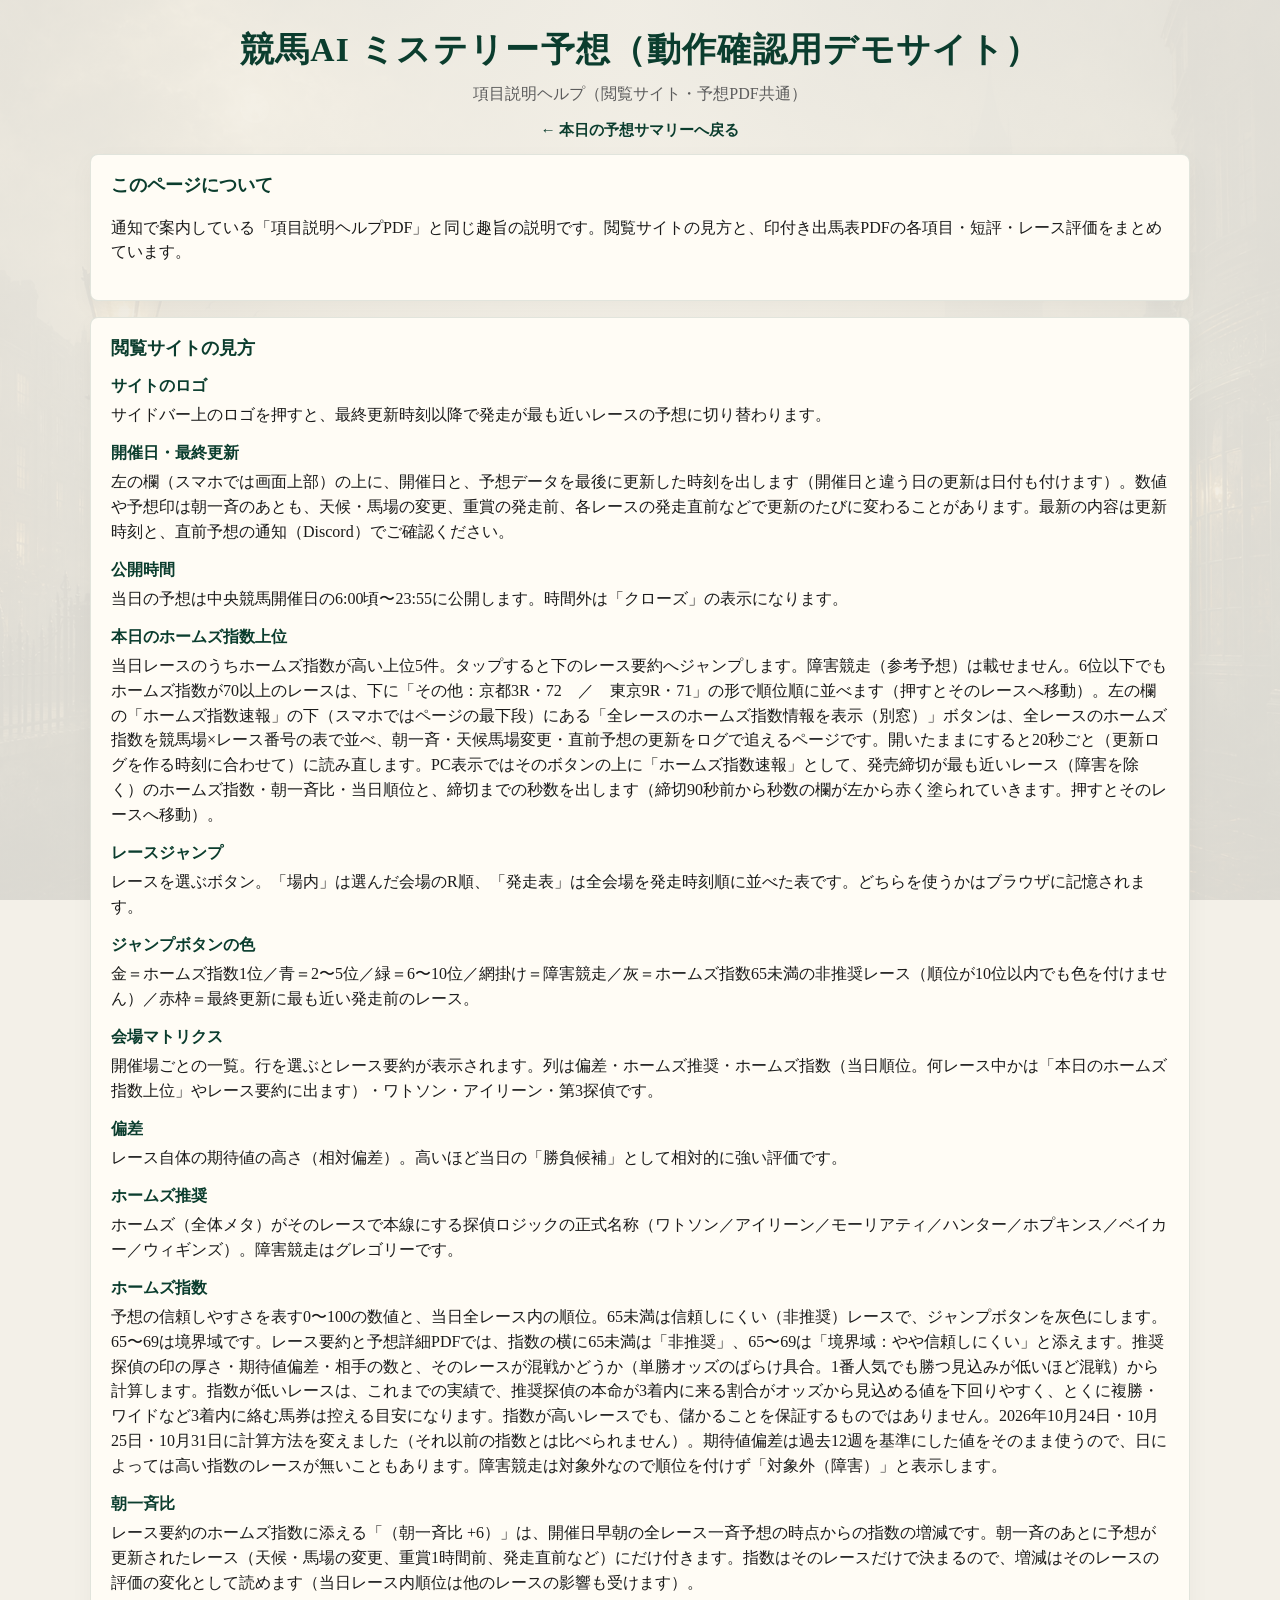
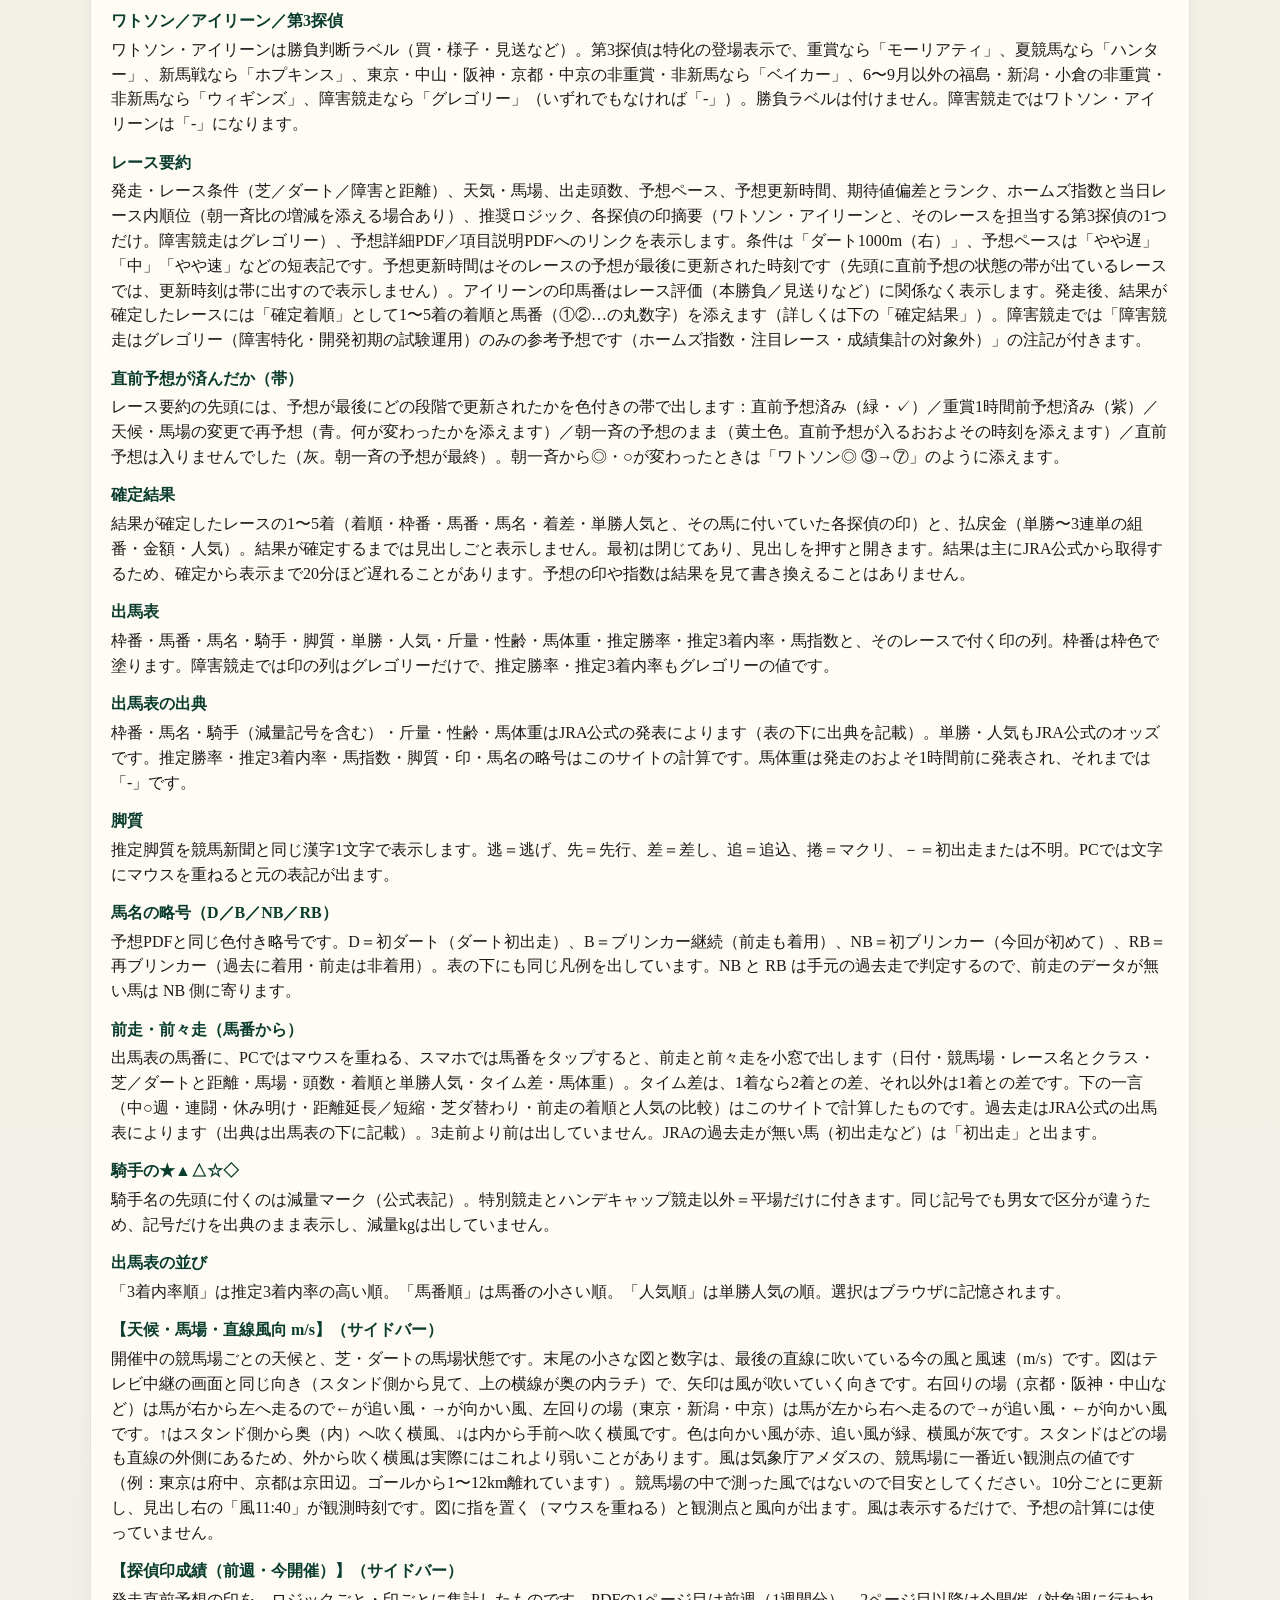
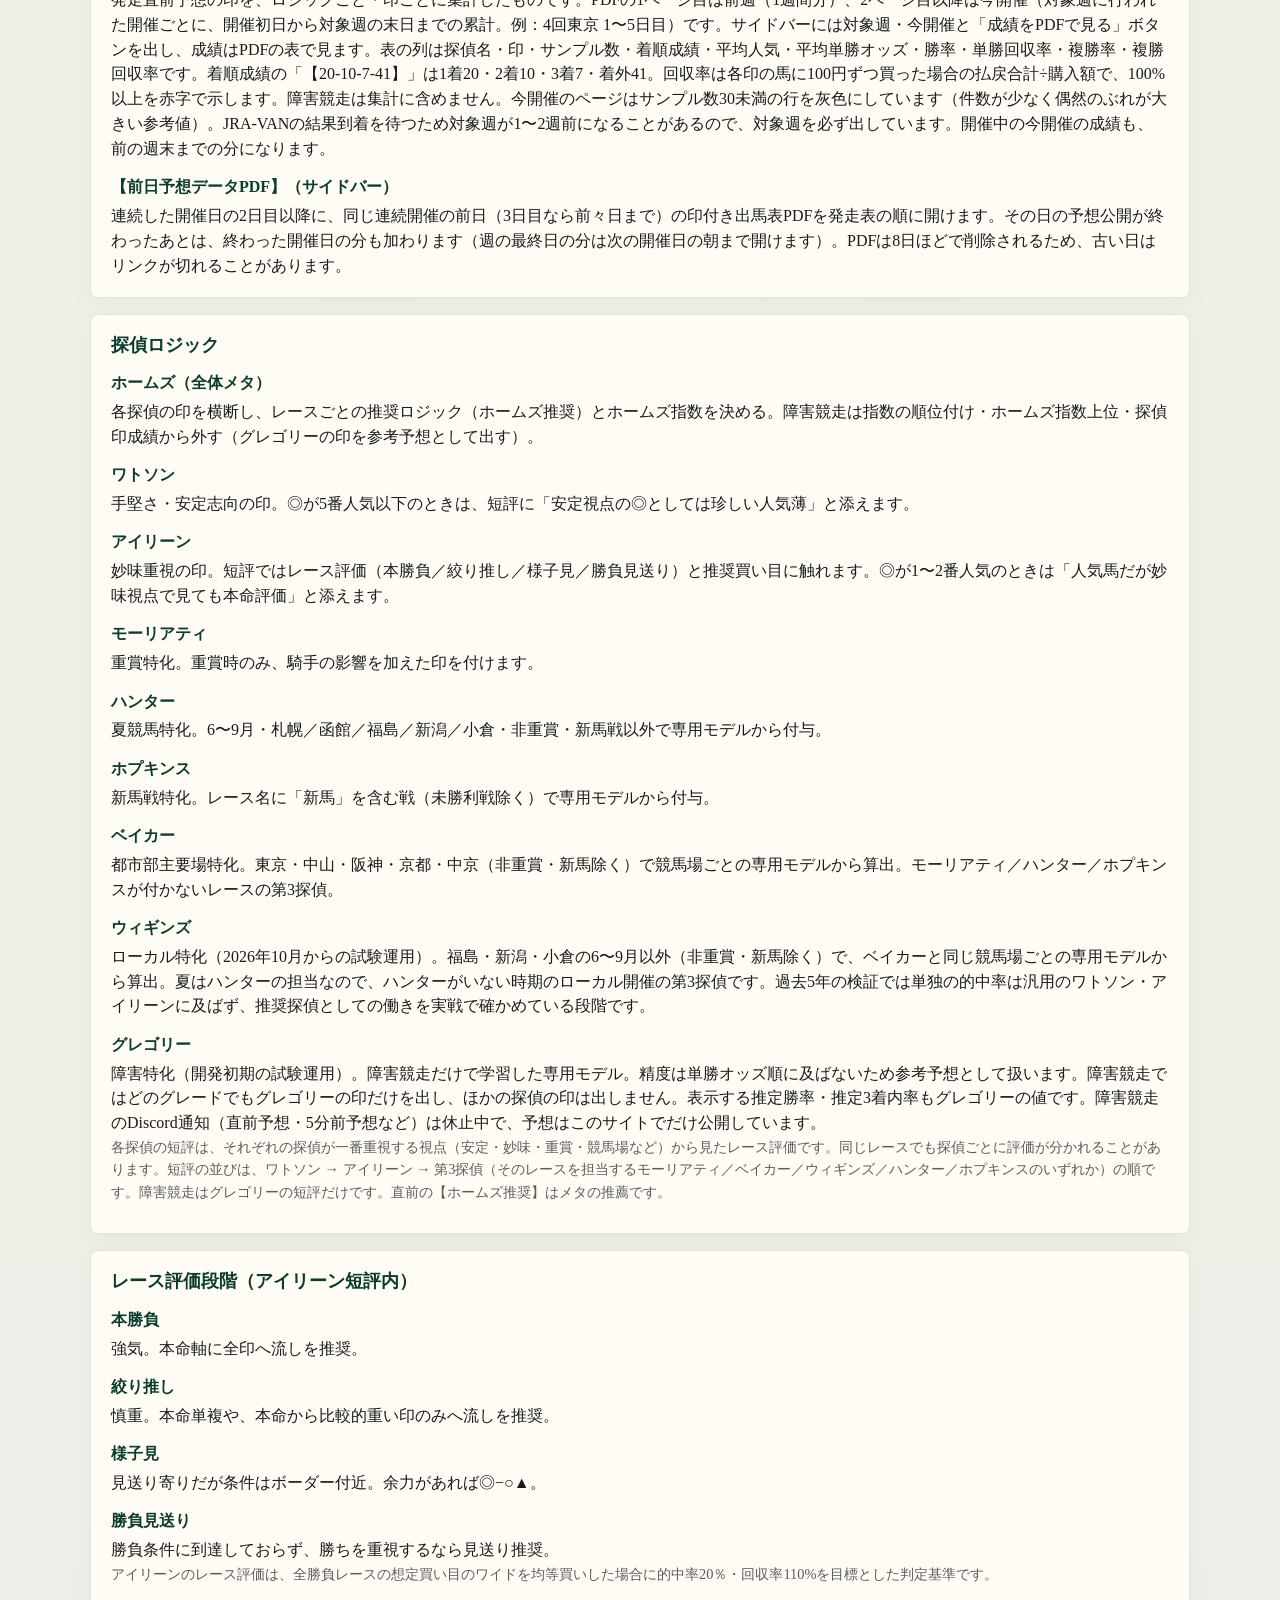
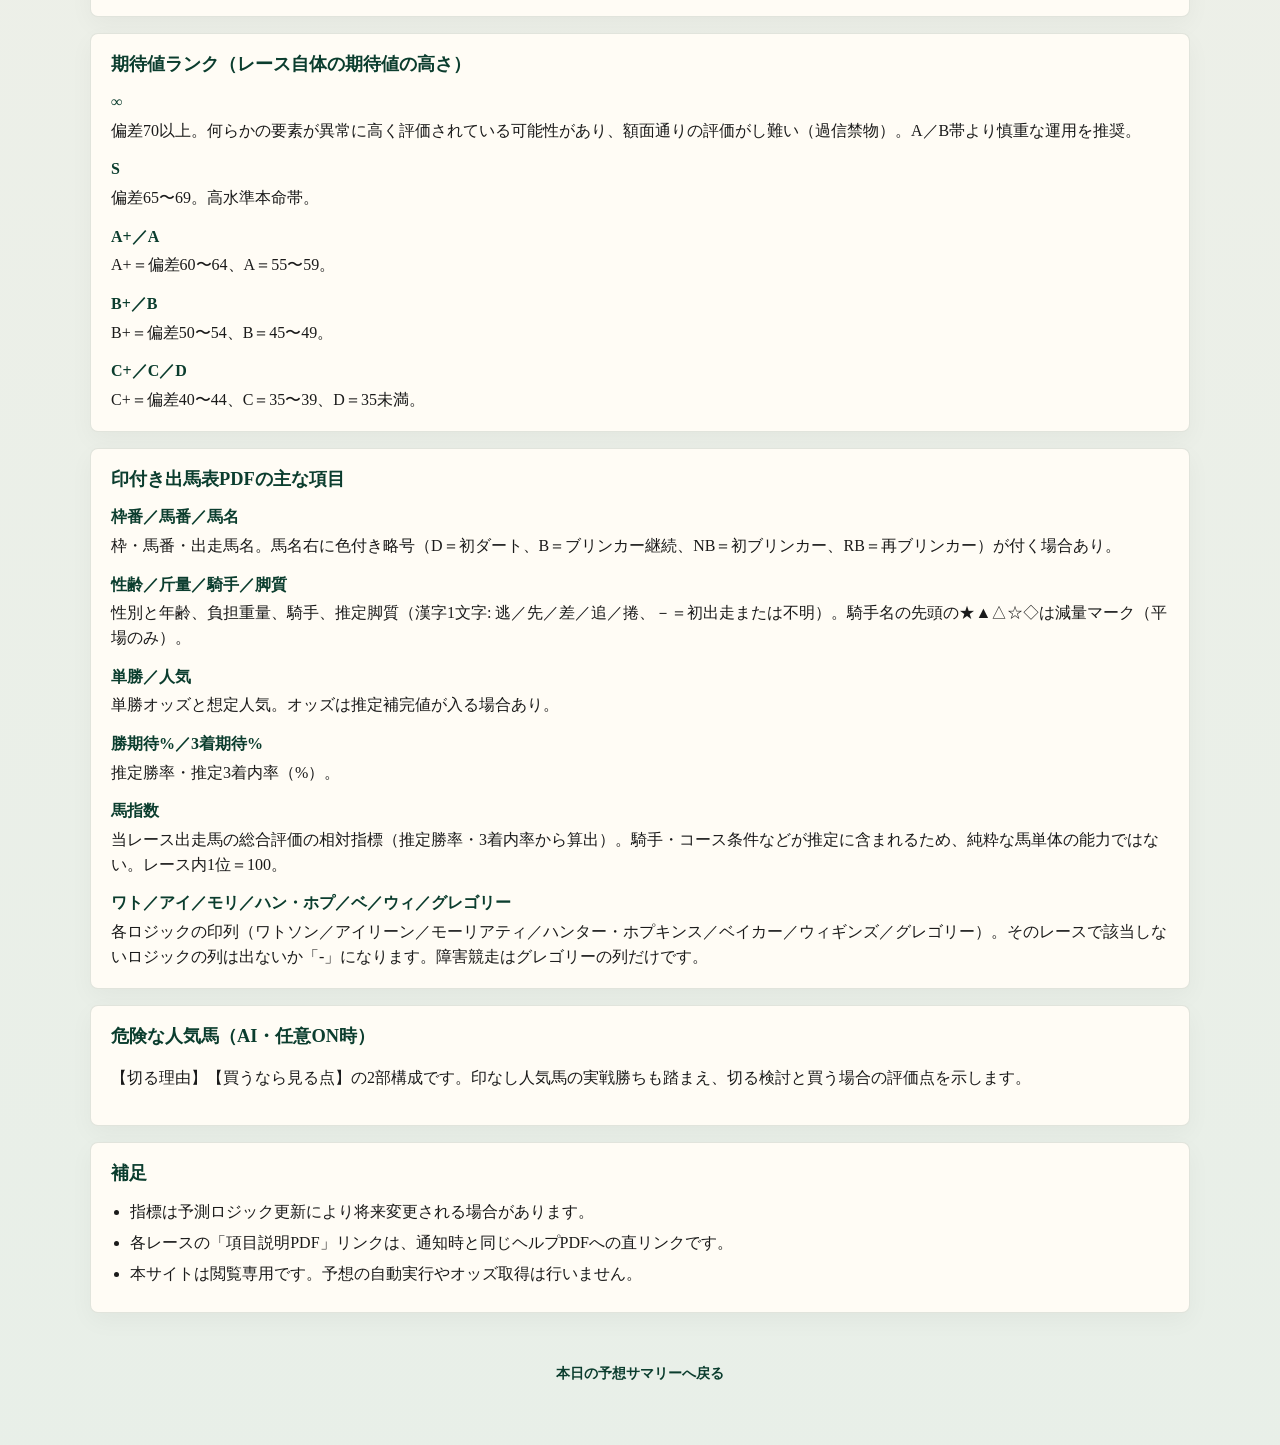
<file: help.html>
<!DOCTYPE html>
<html lang="ja">
<head>
  <meta charset="utf-8" />
  <meta name="viewport" content="width=device-width, initial-scale=1, viewport-fit=cover" />
  <meta name="robots" content="noindex, nofollow, noarchive, nosnippet, noimageindex" />
  <meta name="googlebot" content="noindex, nofollow, noarchive, nosnippet, noimageindex" />
  <title>項目説明ヘルプ｜競馬AI ミステリー予想</title>
  <link rel="icon" href="assets/favicon.svg" type="image/svg+xml" />
  <link rel="stylesheet" href="styles.css?v=20261027005207" />
  <style>
    /* このページは通常の縦スクロール。styles.css が SPA 本体（index.html）向けに
       ≥721px で html,body に付けている overflow:hidden / height:100% を打ち消す。 */
    @media (min-width: 721px) {
      html { height: auto; overflow: visible; }
      body.help-page { height: auto; overflow: visible; overflow-x: hidden; }
    }
  </style>
</head>
<body class="help-page">
  <header class="site-header">
    <div class="brand" id="brandName">競馬AI ミステリー予想</div>
    <p class="tagline">項目説明ヘルプ（閲覧サイト・予想PDF共通）</p>
    <p class="nav-links">
      <a href="index.html">← 本日の予想サマリーへ戻る</a>
    </p>
  </header>

  <section class="card">
    <h2>このページについて</h2>
    <p>通知で案内している「項目説明ヘルプPDF」と同じ趣旨の説明です。閲覧サイトの見方と、印付き出馬表PDFの各項目・短評・レース評価をまとめています。</p>
  </section>

  <section class="card">
    <h2>閲覧サイトの見方</h2>
    <dl class="help-dl">
      <dt>サイトのロゴ</dt>
      <dd>サイドバー上のロゴを押すと、最終更新時刻以降で発走が最も近いレースの予想に切り替わります。</dd>
      <dt>開催日・最終更新</dt>
      <dd>左の欄（スマホでは画面上部）の上に、開催日と、予想データを最後に更新した時刻を出します（開催日と違う日の更新は日付も付けます）。数値や予想印は朝一斉のあとも、天候・馬場の変更、重賞の発走前、各レースの発走直前などで更新のたびに変わることがあります。最新の内容は更新時刻と、直前予想の通知（Discord）でご確認ください。</dd>
      <dt>公開時間</dt>
      <dd>当日の予想は中央競馬開催日の6:00頃〜23:55に公開します。時間外は「クローズ」の表示になります。</dd>
      <dt>本日のホームズ指数上位</dt>
      <dd>当日レースのうちホームズ指数が高い上位5件。タップすると下のレース要約へジャンプします。障害競走（参考予想）は載せません。6位以下でもホームズ指数が70以上のレースは、下に「その他：京都3R・72　／　東京9R・71」の形で順位順に並べます（押すとそのレースへ移動）。左の欄の「ホームズ指数速報」の下（スマホではページの最下段）にある「全レースのホームズ指数情報を表示（別窓）」ボタンは、全レースのホームズ指数を競馬場×レース番号の表で並べ、朝一斉・天候馬場変更・直前予想の更新をログで追えるページです。開いたままにすると20秒ごと（更新ログを作る時刻に合わせて）に読み直します。PC表示ではそのボタンの上に「ホームズ指数速報」として、発売締切が最も近いレース（障害を除く）のホームズ指数・朝一斉比・当日順位と、締切までの秒数を出します（締切90秒前から秒数の欄が左から赤く塗られていきます。押すとそのレースへ移動）。</dd>
      <dt>レースジャンプ</dt>
      <dd>レースを選ぶボタン。「場内」は選んだ会場のR順、「発走表」は全会場を発走時刻順に並べた表です。どちらを使うかはブラウザに記憶されます。</dd>
      <dt>ジャンプボタンの色</dt>
      <dd>金＝ホームズ指数1位／青＝2〜5位／緑＝6〜10位／網掛け＝障害競走／灰＝ホームズ指数65未満の非推奨レース（順位が10位以内でも色を付けません）／赤枠＝最終更新に最も近い発走前のレース。</dd>
      <dt>会場マトリクス</dt>
      <dd>開催場ごとの一覧。行を選ぶとレース要約が表示されます。列は偏差・ホームズ推奨・ホームズ指数（当日順位。何レース中かは「本日のホームズ指数上位」やレース要約に出ます）・ワトソン・アイリーン・第3探偵です。</dd>
      <dt>偏差</dt>
      <dd>レース自体の期待値の高さ（相対偏差）。高いほど当日の「勝負候補」として相対的に強い評価です。</dd>
      <dt>ホームズ推奨</dt>
      <dd>ホームズ（全体メタ）がそのレースで本線にする探偵ロジックの正式名称（ワトソン／アイリーン／モーリアティ／ハンター／ホプキンス／ベイカー／ウィギンズ）。障害競走はグレゴリーです。</dd>
      <dt>ホームズ指数</dt>
      <dd>予想の信頼しやすさを表す0〜100の数値と、当日全レース内の順位。65未満は信頼しにくい（非推奨）レースで、ジャンプボタンを灰色にします。65〜69は境界域です。レース要約と予想詳細PDFでは、指数の横に65未満は「非推奨」、65〜69は「境界域：やや信頼しにくい」と添えます。推奨探偵の印の厚さ・期待値偏差・相手の数と、そのレースが混戦かどうか（単勝オッズのばらけ具合。1番人気でも勝つ見込みが低いほど混戦）から計算します。指数が低いレースは、これまでの実績で、推奨探偵の本命が3着内に来る割合がオッズから見込める値を下回りやすく、とくに複勝・ワイドなど3着内に絡む馬券は控える目安になります。指数が高いレースでも、儲かることを保証するものではありません。2026年10月24日・10月25日・10月31日に計算方法を変えました（それ以前の指数とは比べられません）。期待値偏差は過去12週を基準にした値をそのまま使うので、日によっては高い指数のレースが無いこともあります。障害競走は対象外なので順位を付けず「対象外（障害）」と表示します。</dd>
      <dt>朝一斉比</dt>
      <dd>レース要約のホームズ指数に添える「（朝一斉比 +6）」は、開催日早朝の全レース一斉予想の時点からの指数の増減です。朝一斉のあとに予想が更新されたレース（天候・馬場の変更、重賞1時間前、発走直前など）にだけ付きます。指数はそのレースだけで決まるので、増減はそのレースの評価の変化として読めます（当日レース内順位は他のレースの影響も受けます）。</dd>
      <dt>ワトソン／アイリーン／第3探偵</dt>
      <dd>ワトソン・アイリーンは勝負判断ラベル（買・様子・見送など）。第3探偵は特化の登場表示で、重賞なら「モーリアティ」、夏競馬なら「ハンター」、新馬戦なら「ホプキンス」、東京・中山・阪神・京都・中京の非重賞・非新馬なら「ベイカー」、6〜9月以外の福島・新潟・小倉の非重賞・非新馬なら「ウィギンズ」、障害競走なら「グレゴリー」（いずれでもなければ「-」）。勝負ラベルは付けません。障害競走ではワトソン・アイリーンは「-」になります。</dd>
      <dt>レース要約</dt>
      <dd>発走・レース条件（芝／ダート／障害と距離）、天気・馬場、出走頭数、予想ペース、予想更新時間、期待値偏差とランク、ホームズ指数と当日レース内順位（朝一斉比の増減を添える場合あり）、推奨ロジック、各探偵の印摘要（ワトソン・アイリーンと、そのレースを担当する第3探偵の1つだけ。障害競走はグレゴリー）、予想詳細PDF／項目説明PDFへのリンクを表示します。条件は「ダート1000m（右）」、予想ペースは「やや遅」「中」「やや速」などの短表記です。予想更新時間はそのレースの予想が最後に更新された時刻です（先頭に直前予想の状態の帯が出ているレースでは、更新時刻は帯に出すので表示しません）。アイリーンの印馬番はレース評価（本勝負／見送りなど）に関係なく表示します。発走後、結果が確定したレースには「確定着順」として1〜5着の着順と馬番（①②…の丸数字）を添えます（詳しくは下の「確定結果」）。障害競走では「障害競走はグレゴリー（障害特化・開発初期の試験運用）のみの参考予想です（ホームズ指数・注目レース・成績集計の対象外）」の注記が付きます。</dd>
      <dt>直前予想が済んだか（帯）</dt>
      <dd>レース要約の先頭には、予想が最後にどの段階で更新されたかを色付きの帯で出します：直前予想済み（緑・✓）／重賞1時間前予想済み（紫）／天候・馬場の変更で再予想（青。何が変わったかを添えます）／朝一斉の予想のまま（黄土色。直前予想が入るおおよその時刻を添えます）／直前予想は入りませんでした（灰。朝一斉の予想が最終）。朝一斉から◎・○が変わったときは「ワトソン◎ ③→⑦」のように添えます。</dd>
      <dt>確定結果</dt>
      <dd>結果が確定したレースの1〜5着（着順・枠番・馬番・馬名・着差・単勝人気と、その馬に付いていた各探偵の印）と、払戻金（単勝〜3連単の組番・金額・人気）。結果が確定するまでは見出しごと表示しません。最初は閉じてあり、見出しを押すと開きます。結果は主にJRA公式から取得するため、確定から表示まで20分ほど遅れることがあります。予想の印や指数は結果を見て書き換えることはありません。</dd>
      <dt>出馬表</dt>
      <dd>枠番・馬番・馬名・騎手・脚質・単勝・人気・斤量・性齢・馬体重・推定勝率・推定3着内率・馬指数と、そのレースで付く印の列。枠番は枠色で塗ります。障害競走では印の列はグレゴリーだけで、推定勝率・推定3着内率もグレゴリーの値です。</dd>
      <dt>出馬表の出典</dt>
      <dd>枠番・馬名・騎手（減量記号を含む）・斤量・性齢・馬体重はJRA公式の発表によります（表の下に出典を記載）。単勝・人気もJRA公式のオッズです。推定勝率・推定3着内率・馬指数・脚質・印・馬名の略号はこのサイトの計算です。馬体重は発走のおよそ1時間前に発表され、それまでは「-」です。</dd>
      <dt>脚質</dt>
      <dd>推定脚質を競馬新聞と同じ漢字1文字で表示します。逃＝逃げ、先＝先行、差＝差し、追＝追込、捲＝マクリ、－＝初出走または不明。PCでは文字にマウスを重ねると元の表記が出ます。</dd>
      <dt>馬名の略号（D／B／NB／RB）</dt>
      <dd>予想PDFと同じ色付き略号です。D＝初ダート（ダート初出走）、B＝ブリンカー継続（前走も着用）、NB＝初ブリンカー（今回が初めて）、RB＝再ブリンカー（過去に着用・前走は非着用）。表の下にも同じ凡例を出しています。NB と RB は手元の過去走で判定するので、前走のデータが無い馬は NB 側に寄ります。</dd>
      <dt>前走・前々走（馬番から）</dt>
      <dd>出馬表の馬番に、PCではマウスを重ねる、スマホでは馬番をタップすると、前走と前々走を小窓で出します（日付・競馬場・レース名とクラス・芝／ダートと距離・馬場・頭数・着順と単勝人気・タイム差・馬体重）。タイム差は、1着なら2着との差、それ以外は1着との差です。下の一言（中○週・連闘・休み明け・距離延長／短縮・芝ダ替わり・前走の着順と人気の比較）はこのサイトで計算したものです。過去走はJRA公式の出馬表によります（出典は出馬表の下に記載）。3走前より前は出していません。JRAの過去走が無い馬（初出走など）は「初出走」と出ます。</dd>
      <dt>騎手の★▲△☆◇</dt>
      <dd>騎手名の先頭に付くのは減量マーク（公式表記）。特別競走とハンデキャップ競走以外＝平場だけに付きます。同じ記号でも男女で区分が違うため、記号だけを出典のまま表示し、減量kgは出していません。</dd>
      <dt>出馬表の並び</dt>
      <dd>「3着内率順」は推定3着内率の高い順。「馬番順」は馬番の小さい順。「人気順」は単勝人気の順。選択はブラウザに記憶されます。</dd>
      <dt>【天候・馬場・直線風向 m/s】（サイドバー）</dt>
      <dd>開催中の競馬場ごとの天候と、芝・ダートの馬場状態です。末尾の小さな図と数字は、最後の直線に吹いている今の風と風速（m/s）です。図はテレビ中継の画面と同じ向き（スタンド側から見て、上の横線が奥の内ラチ）で、矢印は風が吹いていく向きです。右回りの場（京都・阪神・中山など）は馬が右から左へ走るので←が追い風・→が向かい風、左回りの場（東京・新潟・中京）は馬が左から右へ走るので→が追い風・←が向かい風です。↑はスタンド側から奥（内）へ吹く横風、↓は内から手前へ吹く横風です。色は向かい風が赤、追い風が緑、横風が灰です。スタンドはどの場も直線の外側にあるため、外から吹く横風は実際にはこれより弱いことがあります。風は気象庁アメダスの、競馬場に一番近い観測点の値です（例：東京は府中、京都は京田辺。ゴールから1〜12km離れています）。競馬場の中で測った風ではないので目安としてください。10分ごとに更新し、見出し右の「風11:40」が観測時刻です。図に指を置く（マウスを重ねる）と観測点と風向が出ます。風は表示するだけで、予想の計算には使っていません。</dd>
      <dt>【探偵印成績（前週・今開催）】（サイドバー）</dt>
      <dd>発走直前予想の印を、ロジックごと・印ごとに集計したものです。PDFの1ページ目は前週（1週間分）、2ページ目以降は今開催（対象週に行われた開催ごとに、開催初日から対象週の末日までの累計。例：4回東京 1〜5日目）です。サイドバーには対象週・今開催と「成績をPDFで見る」ボタンを出し、成績はPDFの表で見ます。表の列は探偵名・印・サンプル数・着順成績・平均人気・平均単勝オッズ・勝率・単勝回収率・複勝率・複勝回収率です。着順成績の「【20-10-7-41】」は1着20・2着10・3着7・着外41。回収率は各印の馬に100円ずつ買った場合の払戻合計÷購入額で、100%以上を赤字で示します。障害競走は集計に含めません。今開催のページはサンプル数30未満の行を灰色にしています（件数が少なく偶然のぶれが大きい参考値）。JRA-VANの結果到着を待つため対象週が1〜2週前になることがあるので、対象週を必ず出しています。開催中の今開催の成績も、前の週末までの分になります。</dd>
      <dt>【前日予想データPDF】（サイドバー）</dt>
      <dd>連続した開催日の2日目以降に、同じ連続開催の前日（3日目なら前々日まで）の印付き出馬表PDFを発走表の順に開けます。その日の予想公開が終わったあとは、終わった開催日の分も加わります（週の最終日の分は次の開催日の朝まで開けます）。PDFは8日ほどで削除されるため、古い日はリンクが切れることがあります。</dd>
    </dl>
  </section>

  <section class="card">
    <h2>探偵ロジック</h2>
    <dl class="help-dl">
      <dt>ホームズ（全体メタ）</dt>
      <dd>各探偵の印を横断し、レースごとの推奨ロジック（ホームズ推奨）とホームズ指数を決める。障害競走は指数の順位付け・ホームズ指数上位・探偵印成績から外す（グレゴリーの印を参考予想として出す）。</dd>
      <dt>ワトソン</dt>
      <dd>手堅さ・安定志向の印。◎が5番人気以下のときは、短評に「安定視点の◎としては珍しい人気薄」と添えます。</dd>
      <dt>アイリーン</dt>
      <dd>妙味重視の印。短評ではレース評価（本勝負／絞り推し／様子見／勝負見送り）と推奨買い目に触れます。◎が1〜2番人気のときは「人気馬だが妙味視点で見ても本命評価」と添えます。</dd>
      <dt>モーリアティ</dt>
      <dd>重賞特化。重賞時のみ、騎手の影響を加えた印を付けます。</dd>
      <dt>ハンター</dt>
      <dd>夏競馬特化。6〜9月・札幌／函館／福島／新潟／小倉・非重賞・新馬戦以外で専用モデルから付与。</dd>
      <dt>ホプキンス</dt>
      <dd>新馬戦特化。レース名に「新馬」を含む戦（未勝利戦除く）で専用モデルから付与。</dd>
      <dt>ベイカー</dt>
      <dd>都市部主要場特化。東京・中山・阪神・京都・中京（非重賞・新馬除く）で競馬場ごとの専用モデルから算出。モーリアティ／ハンター／ホプキンスが付かないレースの第3探偵。</dd>
      <dt>ウィギンズ</dt>
      <dd>ローカル特化（2026年10月からの試験運用）。福島・新潟・小倉の6〜9月以外（非重賞・新馬除く）で、ベイカーと同じ競馬場ごとの専用モデルから算出。夏はハンターの担当なので、ハンターがいない時期のローカル開催の第3探偵です。過去5年の検証では単独の的中率は汎用のワトソン・アイリーンに及ばず、推奨探偵としての働きを実戦で確かめている段階です。</dd>
      <dt>グレゴリー</dt>
      <dd>障害特化（開発初期の試験運用）。障害競走だけで学習した専用モデル。精度は単勝オッズ順に及ばないため参考予想として扱います。障害競走ではどのグレードでもグレゴリーの印だけを出し、ほかの探偵の印は出しません。表示する推定勝率・推定3着内率もグレゴリーの値です。障害競走のDiscord通知（直前予想・5分前予想など）は休止中で、予想はこのサイトでだけ公開しています。</dd>
    </dl>
    <p class="hint">各探偵の短評は、それぞれの探偵が一番重視する視点（安定・妙味・重賞・競馬場など）から見たレース評価です。同じレースでも探偵ごとに評価が分かれることがあります。短評の並びは、ワトソン → アイリーン → 第3探偵（そのレースを担当するモーリアティ／ベイカー／ウィギンズ／ハンター／ホプキンスのいずれか）の順です。障害競走はグレゴリーの短評だけです。直前の【ホームズ推奨】はメタの推薦です。</p>
  </section>

  <section class="card">
    <h2>レース評価段階（アイリーン短評内）</h2>
    <dl class="help-dl">
      <dt>本勝負</dt>
      <dd>強気。本命軸に全印へ流しを推奨。</dd>
      <dt>絞り推し</dt>
      <dd>慎重。本命単複や、本命から比較的重い印のみへ流しを推奨。</dd>
      <dt>様子見</dt>
      <dd>見送り寄りだが条件はボーダー付近。余力があれば◎−○▲。</dd>
      <dt>勝負見送り</dt>
      <dd>勝負条件に到達しておらず、勝ちを重視するなら見送り推奨。</dd>
    </dl>
    <p class="hint">アイリーンのレース評価は、全勝負レースの想定買い目のワイドを均等買いした場合に的中率20％・回収率110%を目標とした判定基準です。</p>
  </section>

  <section class="card">
    <h2>期待値ランク（レース自体の期待値の高さ）</h2>
    <dl class="help-dl">
      <dt>∞</dt>
      <dd>偏差70以上。何らかの要素が異常に高く評価されている可能性があり、額面通りの評価がし難い（過信禁物）。A／B帯より慎重な運用を推奨。</dd>
      <dt>S</dt>
      <dd>偏差65〜69。高水準本命帯。</dd>
      <dt>A+／A</dt>
      <dd>A+＝偏差60〜64、A＝55〜59。</dd>
      <dt>B+／B</dt>
      <dd>B+＝偏差50〜54、B＝45〜49。</dd>
      <dt>C+／C／D</dt>
      <dd>C+＝偏差40〜44、C＝35〜39、D＝35未満。</dd>
    </dl>
  </section>

  <section class="card">
    <h2>印付き出馬表PDFの主な項目</h2>
    <dl class="help-dl">
      <dt>枠番／馬番／馬名</dt>
      <dd>枠・馬番・出走馬名。馬名右に色付き略号（D＝初ダート、B＝ブリンカー継続、NB＝初ブリンカー、RB＝再ブリンカー）が付く場合あり。</dd>
      <dt>性齢／斤量／騎手／脚質</dt>
      <dd>性別と年齢、負担重量、騎手、推定脚質（漢字1文字: 逃／先／差／追／捲、－＝初出走または不明）。騎手名の先頭の★▲△☆◇は減量マーク（平場のみ）。</dd>
      <dt>単勝／人気</dt>
      <dd>単勝オッズと想定人気。オッズは推定補完値が入る場合あり。</dd>
      <dt>勝期待%／3着期待%</dt>
      <dd>推定勝率・推定3着内率（%）。</dd>
      <dt>馬指数</dt>
      <dd>当レース出走馬の総合評価の相対指標（推定勝率・3着内率から算出）。騎手・コース条件などが推定に含まれるため、純粋な馬単体の能力ではない。レース内1位＝100。</dd>
      <dt>ワト／アイ／モリ／ハン・ホプ／ベ／ウィ／グレゴリー</dt>
      <dd>各ロジックの印列（ワトソン／アイリーン／モーリアティ／ハンター・ホプキンス／ベイカー／ウィギンズ／グレゴリー）。そのレースで該当しないロジックの列は出ないか「-」になります。障害競走はグレゴリーの列だけです。</dd>
    </dl>
  </section>

  <section class="card">
    <h2>危険な人気馬（AI・任意ON時）</h2>
    <p>【切る理由】【買うなら見る点】の2部構成です。印なし人気馬の実戦勝ちも踏まえ、切る検討と買う場合の評価点を示します。</p>
  </section>

  <section class="card">
    <h2>補足</h2>
    <ul class="help-list">
      <li>指標は予測ロジック更新により将来変更される場合があります。</li>
      <li>各レースの「項目説明PDF」リンクは、通知時と同じヘルプPDFへの直リンクです。</li>
      <li>本サイトは閲覧専用です。予想の自動実行やオッズ取得は行いません。</li>
    </ul>
  </section>

  <footer class="site-footer">
    <p><a href="index.html">本日の予想サマリーへ戻る</a></p>
  </footer>

  <script src="config.js?v=20261027005207"></script>
  <script>
    (function () {
      var cfg = window.PUBLIC_VIEWER_CONFIG || {};
      if (cfg.BRAND_NAME) {
        var el = document.getElementById("brandName");
        if (el) el.textContent = cfg.BRAND_NAME;
        document.title = "項目説明ヘルプ｜" + cfg.BRAND_NAME;
      }
    })();
  </script>
</body>
</html>
</file>
<file: styles.css>
:root {
  --bg: #f3f0e8;
  --ink: #1a1a1a;
  --muted: #5c5c5c;
  --card: #fffcf5;
  --line: #06c755;
  --discord: #5865f2;
  --blue: rgba(66, 133, 244, 0.22);
  --blue-b: rgba(66, 133, 244, 0.55);
  --green: rgba(52, 168, 83, 0.22);
  --green-b: rgba(52, 168, 83, 0.55);
  --gold: rgba(240, 163, 10, 0.34);
  --gold-b: rgba(176, 118, 0, 0.75);
  --obstacle-hatch: rgba(0, 0, 0, 0.18);
  --obstacle-b: rgba(0, 0, 0, 0.32);
  --holmes-low: #c9c9c9;
  --holmes-low-b: rgba(0, 0, 0, 0.32);
  --accent: #0b3d2e;
  --pad: clamp(0.75rem, 3.5vw, 1.25rem);
  --touch: 44px;
}

* { box-sizing: border-box; }
html {
  -webkit-text-size-adjust: 100%;
  text-size-adjust: 100%;
}
body {
  margin: 0;
  font-family: "Hiragino Mincho ProN", "Yu Mincho", "Noto Serif JP", serif;
  color: var(--ink);
  background:
    radial-gradient(ellipse at top, #fff8e7 0%, transparent 55%),
    linear-gradient(180deg, #ebe4d4 0%, var(--bg) 40%, #e7efe8 100%);
  min-height: 100vh;
  line-height: 1.55;
  overflow-x: hidden;
  padding-left: env(safe-area-inset-left);
  padding-right: env(safe-area-inset-right);
  padding-bottom: env(safe-area-inset-bottom);
}

@media (min-width: 721px) {
  html,
  body {
    height: 100%;
    overflow: hidden;
  }
  body {
    background-color: var(--bg);
    background-image:
      linear-gradient(
        180deg,
        rgba(243, 240, 232, 0.92) 0%,
        rgba(243, 240, 232, 0.86) 42%,
        rgba(231, 239, 232, 0.9) 100%
      ),
      radial-gradient(ellipse at 50% 0%, rgba(255, 248, 231, 0.65) 0%, transparent 58%),
      url("assets/bg-holmes-pattern-b-foggy-london-street.png");
    background-position: center top, center top, center top;
    background-size: auto, auto, cover;
    background-repeat: no-repeat, no-repeat, no-repeat;
    background-attachment: scroll, scroll, fixed;
  }
}

.layout {
  min-height: 100vh;
  position: relative;
  isolation: isolate;
}

.site-sidebar {
  position: relative;
  z-index: 100;
  padding: 1.25rem var(--pad) 1rem;
  text-align: center;
  border-bottom: 1px solid rgba(11, 61, 46, 0.1);
  background: rgba(255, 252, 245, 0.92);
  backdrop-filter: blur(6px);
}
.site-main {
  min-width: 0;
  position: relative;
  z-index: 1;
  isolation: isolate;
  overflow-x: clip;
  contain: paint;
}

/* 開催日終了後: 右ペインのみ白レイヤー（見た目）。クリックは本編だけ無効化しサイドバーは常に有効 */
.day-closed-overlay {
  display: none;
  position: absolute;
  inset: 0;
  z-index: 2;
  flex-direction: column;
  align-items: center;
  justify-content: center;
  padding: clamp(1.25rem, 4vw, 2.5rem);
  background: rgba(255, 255, 255, 0.5);
  /* ヒットテストを取らない → サイドバーへクリックが届く */
  pointer-events: none;
  max-width: 100%;
  box-sizing: border-box;
}
body.is-day-closed .day-closed-overlay {
  display: flex;
}
body.is-day-closed .site-main {
  overflow: hidden;
  /* 本編（白レイヤー下のリンク等）は操作不可 */
  pointer-events: none;
}
body.is-day-closed .site-sidebar {
  position: relative;
  z-index: 9999;
  pointer-events: auto;
  /* 白レイヤーが被っても薄く見えないよう不透明に */
  background: #fffcf5;
  backdrop-filter: none;
}
/* クリックを通すための pointer-events だけ。position/z-index は付けないこと。
   サイドバー自体が上の規則で z-index:9999 の重ね合わせ文脈を作っているので、
   中の要素まで上げる必要はない。上げると発走表の sticky 見出し（z-index:2）より
   前に出て、スクロール時にレースボタンが競馬場の見出しへ被る
   （2026-09-21、クローズ後の【前日予想データPDF】で発覚）。 */
body.is-day-closed .site-sidebar a:not([aria-disabled="true"]),
body.is-day-closed .site-sidebar button:not([aria-disabled="true"]) {
  pointer-events: auto !important;
}
.day-closed-message {
  margin: 0;
  max-width: 18em;
  text-align: center;
  color: #d40000;
  font-weight: 800;
  font-size: clamp(1.55rem, 3.6vw, 2.85rem);
  line-height: 1.45;
  letter-spacing: 0.04em;
  font-family:
    "創英角ポップ体",
    "Soei Kakugothic Pop",
    "SoeiKakugothicPop",
    "Souei Kaku Pop",
    "M PLUS Rounded 1c",
    "Hiragino Maru Gothic ProN",
    "Yu Gothic",
    sans-serif;
  text-shadow:
    0 1px 0 rgba(255, 255, 255, 0.85),
    0 0 12px rgba(255, 255, 255, 0.55);
}
.day-closed-hours {
  margin: 0.9em 0 0;
  text-align: center;
  color: #0047c8;
  font-weight: 700;
  font-size: clamp(calc(0.85rem + 4pt), calc(1.5vw + 4pt), calc(1.05rem + 4pt));
  line-height: 1.5;
  font-family:
    "創英角ポップ体",
    "Soei Kakugothic Pop",
    "SoeiKakugothicPop",
    "Souei Kaku Pop",
    "M PLUS Rounded 1c",
    "Hiragino Maru Gothic ProN",
    "Yu Gothic",
    sans-serif;
  text-shadow: 0 0 8px rgba(255, 255, 255, 0.9);
}
/* 折り返しは文節の切れ目だけで起こす（スマホで「終了しま／した」と割れないように） */
.dcm-chunk { display: inline-block; }
/* スマホでだけ「：」の直後で改行する */
.day-closed-hours-br { display: none; }
@media (max-width: 720px) {
  .day-closed-hours-br { display: inline; }
}

.brand-logo {
  margin: 0 auto;
  line-height: 0;
  max-width: 280px;
  padding: 0;
  background: transparent;
  box-sizing: border-box;
}
/* 発走が最も近いレースがあるときだけ、バナーを押せる見た目にする */
.brand-logo.is-jumpable {
  cursor: pointer;
}
.brand-logo.is-jumpable:hover .brand-logo-img {
  filter: brightness(1.06);
}
.brand-logo.is-jumpable:focus-visible {
  outline: 2px solid var(--accent);
  outline-offset: 3px;
  border-radius: 8px;
}
.brand-logo-img {
  display: block;
  width: 100%;
  height: auto;
  max-width: 240px;
  margin: 0 auto;
  pointer-events: none;
  user-select: none;
}
.responsible-gaming {
  margin: 0.55rem 0 0;
  color: #ff0000;
  font-size: 0.82rem;
  font-weight: 800;
  line-height: 1.4;
  letter-spacing: 0.02em;
}
.brand {
  font-size: clamp(1.35rem, 5.5vw, 2.1rem);
  font-weight: 700;
  letter-spacing: 0.04em;
  color: var(--accent);
  word-break: keep-all;
  overflow-wrap: anywhere;
}
.tagline { margin: 0.35rem 0 0; color: var(--muted); font-size: clamp(0.88rem, 3.2vw, 1rem); }
.updated {
  margin: 0.65rem 0 0;
  font-family: "創英角ポップ体", "SoeiKakugothicPop", "Souei Kaku Pop", "Hiragino Maru Gothic ProN", "Yu Gothic", sans-serif;
  font-size: 1.05rem;
  font-weight: 700;
  color: var(--accent);
  line-height: 1.4;
  white-space: pre-line;
  transition: color 0.3s ease, background-color 0.3s ease;
}
.updated.just-updated {
  color: #084032;
  background: rgba(11, 61, 46, 0.1);
  border-radius: 4px;
  padding: 0.15rem 0.35rem;
}
/* 障害のお知らせ（障害があった日だけ。平常時は hidden） */
.incident-notice {
  margin: 0.5rem 0 0;
  padding: 0.5rem 0.6rem;
  border: 1px solid rgba(178, 58, 30, 0.45);
  border-left-width: 4px;
  border-radius: 6px;
  background: rgba(178, 58, 30, 0.07);
  color: var(--ink);
  font-size: 0.78rem;
  line-height: 1.5;
  text-align: left;
}
.incident-notice[hidden] {
  display: none;
}
.incident-notice-title {
  margin: 0 0 0.25rem;
  font-size: 0.8rem;
  font-weight: 700;
  color: #b23a1e;
}
.incident-notice-item + .incident-notice-item {
  margin-top: 0.4rem;
  padding-top: 0.4rem;
  border-top: 1px dashed rgba(178, 58, 30, 0.35);
}
.incident-notice-head {
  margin: 0;
  font-weight: 700;
}
.incident-notice-body {
  margin: 0.1rem 0 0;
  white-space: pre-line;
}
.update-note {
  margin: 0.4rem 0 0;
  color: var(--muted);
  font-size: 0.78rem;
  line-height: 1.45;
  text-align: left;
}
.track-cond {
  margin: 0.7rem 0 0;
}
.track-cond-title {
  margin: 0 0 0.32rem;
  font-size: 0.78rem;
  font-weight: 700;
  color: var(--muted);
  letter-spacing: 0.02em;
}
.track-cond-list {
  list-style: none;
  margin: 0;
  padding: 0;
  display: flex;
  flex-direction: column;
  gap: 0.3rem;
}
/* 1場1行。幅224pxで「稍重・稍重・風速12.3」まで収まる間隔（10-24 新潟の稍重で1px溢れて風が2行目に落ちた） */
.track-cond-item {
  display: flex;
  flex-wrap: nowrap;
  align-items: center;
  gap: 0.28rem 0.3rem;
  font-size: 0.79rem;
  line-height: 1.3;
}
.track-cond-place {
  min-width: 2.4em;
  font-weight: 700;
  color: var(--accent);
}
.track-cond-weather {
  min-width: 1.5em;
  color: var(--muted);
  text-align: center;
}
.track-cond-weather--icon {
  font-family: "Apple Color Emoji", "Segoe UI Emoji", "Noto Color Emoji", sans-serif;
  font-size: 1rem;
  line-height: 1;
}
/* 最後の直線の風（アメダス最寄り観測点・目安）。馬場の後ろに小さな図＋風速。
   図は中継画面と同じ向き（上の横線が内ラチ、右回りは右→左・左回りは左→右へ走る）、矢印は風が吹いていく向き */
.track-cond-wind {
  display: inline-flex;
  align-items: center;
  gap: 0.12rem;
  padding: 0.02rem 0.3rem 0.02rem 0.18rem;
  border-radius: 4px;
  font-weight: 600;
  font-variant-numeric: tabular-nums;
  white-space: nowrap;
  color: #555;
  background: rgba(0, 0, 0, 0.06);
}
.track-cond-wind svg {
  width: 0.95rem;
  height: 0.95rem;
  flex: none;
}
.track-cond-wind--head { color: #b23a1e; background: rgba(178, 58, 30, 0.1); }
.track-cond-wind--tail { color: #1f6a3a; background: rgba(31, 106, 58, 0.1); }
.track-cond-wind-speed { color: var(--ink); }
.track-cond-title {
  display: flex;
  justify-content: space-between;
  align-items: baseline;
  gap: 0.4rem;
}
.track-cond-note {
  margin: 0.35rem 0 0;
  font-size: 0.68rem;
  color: var(--muted);
}
.track-cond-wind-at {
  font-weight: 400;
  font-size: 0.7rem;
  white-space: nowrap;
}
.track-cond-surface {
  display: inline-flex;
  align-items: center;
  gap: 0.18rem;
}
.track-cond-surface-label {
  color: var(--muted);
  font-size: 0.72rem;
}
.track-cond-baba {
  min-width: 2.9em;
  padding: 0.02rem 0.34rem;
  text-align: center;
  border: 1px solid transparent;
  border-radius: 3px;
  font-weight: 700;
  font-size: 0.74rem;
  white-space: nowrap;
}
.track-cond-baba--ryo {
  background: rgba(52, 168, 83, 0.16);
  border-color: rgba(52, 168, 83, 0.45);
  color: #1c6b33;
}
.track-cond-baba--yaya {
  background: rgba(240, 180, 41, 0.2);
  border-color: rgba(240, 180, 41, 0.55);
  color: #7a5405;
}
.track-cond-baba--omo {
  background: rgba(219, 128, 45, 0.2);
  border-color: rgba(219, 128, 45, 0.55);
  color: #8a4a10;
}
.track-cond-baba--furyo {
  background: rgba(200, 60, 45, 0.18);
  border-color: rgba(200, 60, 45, 0.5);
  color: #8c2b20;
}
.track-cond-baba--none {
  background: rgba(0, 0, 0, 0.05);
  border-color: rgba(0, 0, 0, 0.12);
  color: var(--muted);
}
.update-timing {
  margin: 0.75rem 0 0;
  padding: 0;
  color: var(--muted);
  font-size: 0.76rem;
  line-height: 1.5;
  text-align: left;
  white-space: pre-line;
}
.sidebar-dev-intent,
.sidebar-mark-weekly,
.sidebar-prev-pdf,
.sidebar-dev-notes {
  margin: 0.65rem 0 0;
  padding: 0;
  border: 0;
  color: var(--muted);
  font-size: 0.76rem;
  line-height: 1.5;
  text-align: left;
}
.sidebar-dev-intent > summary,
.sidebar-mark-weekly > summary,
.sidebar-prev-pdf > summary,
.sidebar-dev-notes > summary {
  list-style: none;
  cursor: pointer;
  display: flex;
  align-items: center;
  gap: 0.35rem;
  min-height: 0;
  /* update-timing と同じ実寸（太字だと大きく見えるので weight も揃える） */
  font-size: 0.76rem;
  font-weight: 400;
  line-height: 1.5;
  color: var(--accent);
  user-select: none;
}
.sidebar-dev-intent > summary::-webkit-details-marker,
.sidebar-mark-weekly > summary::-webkit-details-marker,
.sidebar-prev-pdf > summary::-webkit-details-marker,
.sidebar-dev-notes > summary::-webkit-details-marker {
  display: none;
}
.sidebar-dev-intent > summary::after,
.sidebar-mark-weekly > summary::after,
.sidebar-prev-pdf > summary::after,
.sidebar-dev-notes > summary::after {
  content: "";
  width: 0.4rem;
  height: 0.4rem;
  border-right: 1.5px solid var(--accent);
  border-bottom: 1.5px solid var(--accent);
  transform: rotate(45deg);
  margin-top: -0.1rem;
  transition: transform 0.15s ease;
  flex: 0 0 auto;
}
.sidebar-dev-intent[open] > summary::after,
.sidebar-mark-weekly[open] > summary::after,
.sidebar-prev-pdf[open] > summary::after,
.sidebar-dev-notes[open] > summary::after {
  transform: rotate(-135deg);
  margin-top: 0.1rem;
}
.sidebar-dev-intent-body,
.sidebar-mark-weekly-body,
.sidebar-prev-pdf-body,
.sidebar-dev-notes-body {
  margin-top: 0.35rem;
  padding-top: 0.35rem;
  border-top: 1px solid rgba(11, 61, 46, 0.08);
  font-size: inherit;
  line-height: inherit;
}
.sidebar-dev-intent-body p {
  margin: 0;
  font-size: inherit;
  line-height: inherit;
}
.sidebar-dev-intent-body p + p {
  margin-top: 0.35rem;
}
/* 障害競走など、学習・ホームズ指数の対象外レースに出す注記 */
.race-reference-only {
  color: #8a5a00;
  background: rgba(255, 196, 0, 0.12);
  border-left: 3px solid rgba(255, 196, 0, 0.65);
  padding: 0.25rem 0.5rem;
  border-radius: 0.2rem;
  font-weight: 600;
}
.sidebar-mark-weekly-body {
  white-space: pre-line;
}
.mark-weekly-period {
  display: block;
}
.mark-weekly-pdf-btn {
  display: flex;
  width: 100%;
  margin-top: 0.5rem;
  background: var(--accent);
  box-sizing: border-box;
}
.mark-weekly-pdf-btn:hover {
  filter: brightness(1.15);
}
.mark-weekly-pdf-btn:focus-visible {
  outline: 2px solid var(--accent);
  outline-offset: 2px;
}
.sidebar-dev-notes-lead,
.sidebar-dev-notes-def {
  margin: 0;
  font-size: inherit;
  line-height: inherit;
}
.sidebar-dev-notes-list {
  margin: 0.3rem 0;
  padding: 0 0 0 1.05rem;
  font-size: inherit;
  line-height: inherit;
}
.sidebar-dev-notes-list li + li {
  margin-top: 0.3rem;
}
.sidebar-dev-notes-def {
  margin-top: 0.35rem;
}
.nav-links {
  margin: 0.75rem 0 0;
  font-size: 0.95rem;
}
/* 欄の上段（「本日の予想サマリー」の下）に置いたヘルプ。目立たせすぎない */
.site-sidebar .nav-links.nav-links-top {
  margin: 0.15rem 0 0.7rem;
  font-size: 0.88rem;
}

.sidebar-subscribe {
  margin-top: 1.15rem;
  padding-top: 1rem;
  border-top: 1px solid rgba(11, 61, 46, 0.12);
  text-align: left;
}
.sidebar-subscribe-title {
  margin: 0;
  font-size: 1rem;
  font-weight: 700;
  color: var(--accent);
}
.sidebar-subscribe-hint {
  margin: 0.4rem 0 0.75rem;
  color: var(--muted);
  font-size: 0.82rem;
  line-height: 1.45;
}
.sidebar-cta {
  flex-direction: column;
  gap: 0.5rem;
}
.sidebar-cta .btn {
  width: 100%;
  font-size: 0.88rem;
  padding: 0.6rem 0.85rem;
}
.sidebar-discord-wrap {
  display: flex;
  flex-direction: column;
  gap: 0.25rem;
}
.sidebar-discord-wrap + .sidebar-discord-wrap {
  margin-top: 0.5rem;
}
.sidebar-discord-lead {
  margin: 0;
  font-size: 0.8rem;
  font-weight: 700;
  line-height: 1.45;
}
.sidebar-limited-note {
  margin: 0;
  font-size: 0.78rem;
  font-weight: 700;
  color: #9b1c1c;
  letter-spacing: 0.02em;
}

.card {
  margin: 0 var(--pad) 1rem;
  max-width: 1100px;
  padding: 1rem var(--pad) 1.15rem;
  background: var(--card);
  border: 1px solid rgba(11, 61, 46, 0.12);
  box-shadow: 0 8px 24px rgba(26, 26, 26, 0.04);
  border-radius: 8px;
}
@media (min-width: 1140px) {
  .site-main .card { margin-left: auto; margin-right: auto; }
}
.card h2 {
  margin: 0 0 0.75rem;
  font-size: clamp(1.05rem, 3.8vw, 1.15rem);
  color: var(--accent);
}

@media (min-width: 721px) {
  .layout {
    display: grid;
    grid-template-columns: minmax(220px, 280px) minmax(0, 1fr);
    height: 100%;
    max-height: 100%;
    overflow: hidden;
  }
  .site-sidebar {
    height: 100%;
    max-height: 100%;
    overflow-x: hidden;
    overflow-y: auto;
    overscroll-behavior: contain;
    -webkit-overflow-scrolling: touch;
    padding: 1.75rem 1.25rem 2rem;
    text-align: left;
    border-bottom: 0;
    border-right: 1px solid rgba(11, 61, 46, 0.12);
    background: rgba(255, 252, 245, 0.92);
  }
  .site-sidebar .brand-logo {
    margin: 0;
    max-width: none;
  }
  .site-sidebar .brand-logo-img {
    max-width: 100%;
  }
  .site-sidebar .responsible-gaming {
    margin-top: 0.65rem;
    font-size: 0.8rem;
  }
  .site-sidebar .brand {
    font-size: clamp(1.25rem, 1.6vw, 1.7rem);
    line-height: 1.35;
  }
  .site-sidebar .tagline {
    margin-top: 0.55rem;
    font-size: 0.92rem;
  }
  .site-sidebar .updated {
    margin-top: 0.95rem;
    font-size: 1.08rem;
    font-weight: 700;
    line-height: 1.4;
  }
  .site-sidebar .update-note {
    margin-top: 0.45rem;
    font-size: 0.76rem;
  }
  .site-sidebar .track-cond {
    margin-top: 0.6rem;
  }
  .site-sidebar .track-cond-title,
  .site-sidebar .track-cond-item {
    font-size: 0.76rem;
  }
  .site-sidebar .update-timing {
    margin-top: 0.55rem;
    font-size: 0.74rem;
  }
  .site-sidebar .sidebar-dev-intent,
  .site-sidebar .sidebar-mark-weekly,
  .site-sidebar .sidebar-prev-pdf,
  .site-sidebar .sidebar-dev-notes {
    font-size: 0.74rem;
  }
  .site-sidebar .sidebar-dev-intent > summary,
  .site-sidebar .sidebar-mark-weekly > summary,
  .site-sidebar .sidebar-prev-pdf > summary,
  .site-sidebar .sidebar-dev-notes > summary {
    font-size: 0.74rem;
    font-weight: 400;
    line-height: 1.5;
  }
  .site-sidebar .nav-links {
    margin-top: 1.15rem;
  }
  .site-sidebar .sidebar-jumps {
    display: block;
    margin-top: 1.25rem;
  }
  .pc-only {
    display: block !important;
  }
  .site-main {
    height: 100%;
    max-height: 100%;
    overflow-x: hidden;
    overflow-y: auto;
    overscroll-behavior: contain;
    -webkit-overflow-scrolling: touch;
    padding-top: 1rem;
  }
  .acc-toolbar {
    margin-left: var(--pad);
    margin-right: var(--pad);
  }
}

.mobile-only { display: none; }
.pc-only { display: block; }

/* レースジャンプは PC サイドバー専用（モバイルはマトリクス内） */
.sidebar-jumps {
  display: none;
  margin-top: 1.15rem;
  padding-top: 1rem;
  border-top: 1px solid rgba(11, 61, 46, 0.12);
  text-align: left;
}
.sidebar-jumps-title {
  margin: 0 0 0.55rem;
  font-size: 1rem;
  font-weight: 700;
  color: var(--accent);
}
.sidebar-venue-tabs {
  margin-bottom: 0.65rem;
  flex-wrap: wrap;
  overflow-x: visible;
}
.sidebar-venue-tabs .tab {
  min-height: 2.35rem;
  padding: 0.35rem 0.75rem;
  font-size: 0.88rem;
}
.sidebar-jump-legend {
  margin: 0 0 0.55rem;
  font-size: 0.78rem;
}
.sidebar-jump-row {
  margin: 0;
  grid-template-columns: repeat(4, minmax(0, 1fr));
}
.sidebar-jump-row .jump {
  min-height: 2.4rem;
  font-size: 0.88rem;
  padding: 0.35rem 0.15rem;
}
.jump.is-selected {
  outline: 2px solid var(--accent);
  outline-offset: 1px;
  font-weight: 800;
}

.acc-toolbar {
  margin: 0 var(--pad) 0.75rem;
  max-width: 1100px;
  flex-wrap: wrap;
  gap: 0.45rem;
}
.acc-tool-btn {
  min-height: 2.4rem;
  padding: 0.35rem 0.75rem;
  border: 1px solid rgba(11, 61, 46, 0.28);
  border-radius: 999px;
  background: rgba(255, 252, 245, 0.9);
  color: var(--accent);
  font-family: inherit;
  font-size: 0.85rem;
  font-weight: 600;
  cursor: pointer;
}

.acc-toggle {
  display: none;
}
.acc-body {
  display: block;
}

/* 入れ子アコーディオン（PCでは見出しなし・常時表示） */
.acc-nested {
  margin: 0;
  padding: 0;
  border: 0;
  box-shadow: none;
  background: transparent;
}
.acc-nested.acc-mobile-only > .acc-toggle {
  display: none;
}
.acc-nested.acc-mobile-only > .acc-body {
  display: block;
  padding: 0;
  border: 0;
}

.hint { margin: 0 0 0.75rem; color: var(--muted); font-size: 0.9rem; }

.overview-body {
  display: grid;
  gap: 0.75rem;
  margin: 0;
}
.overview-body p {
  margin: 0;
  font-size: clamp(0.88rem, 3.4vw, 0.95rem);
  line-height: 1.6;
  overflow-wrap: anywhere;
}
.overview-body a {
  color: var(--accent);
  font-weight: 600;
}
.overview-note {
  color: #9b1c1c;
  font-weight: 700;
}

.logic-blurbs {
  display: grid;
  gap: 0.55rem;
  margin: 0 0 0.75rem;
}
.logic-blurb {
  margin: 0;
  padding: 0.65rem 0.8rem;
  border-left: 3px solid rgba(11, 61, 46, 0.28);
  background: #fff;
  font-size: clamp(0.88rem, 3.4vw, 0.95rem);
  line-height: 1.55;
  overflow-wrap: anywhere;
  /* 既定: ピクトグラム付き（見本どおり） */
  display: flex;
  align-items: flex-start;
  gap: 0.65rem;
}
.logic-blurb.is-meta {
  border-left-color: var(--accent);
  background: rgba(11, 61, 46, 0.12);
}
.logic-cast-icon {
  display: block;
  flex: 0 0 auto;
  /* 従来 2.5rem から縦横比維持で 20% 拡大 */
  width: 3rem;
  height: 3rem;
  margin-top: 0.1rem;
  border-radius: 50%;
  object-fit: cover;
  background: #fffef8;
  box-shadow: 0 0 0 1px rgba(11, 61, 46, 0.18);
}
.logic-blurb-body {
  display: block;
  flex: 1 1 auto;
  min-width: 0;
}
/* 旧表示へ戻す: config SHOW_CAST_ICONS=false → html.hide-cast-icons */
html.hide-cast-icons .logic-blurb {
  display: block;
  gap: 0;
}
html.hide-cast-icons .logic-cast-icon {
  display: none;
}
html.hide-cast-icons .logic-blurb-body {
  display: contents;
}
.logic-cast .hint a {
  color: var(--accent);
  font-weight: 600;
}

.cta-row {
  display: flex;
  flex-wrap: wrap;
  gap: 0.65rem;
}
.btn {
  display: inline-flex;
  align-items: center;
  justify-content: center;
  min-height: var(--touch);
  padding: 0.7rem 1.1rem;
  border-radius: 6px;
  text-decoration: none;
  font-weight: 700;
  font-family: inherit;
  font-size: 0.95rem;
  color: #fff;
  text-align: center;
}
.btn-line { background: var(--line); }
.btn-discord {
  background: var(--discord);
  color: #fff;
  opacity: 1;
  box-shadow: 0 2px 0 rgba(47, 49, 54, 0.35);
  transition:
    background-color 0.15s ease,
    box-shadow 0.15s ease,
    transform 0.12s ease,
    filter 0.15s ease;
}
.btn-discord:not([aria-disabled="true"]):hover {
  background: #4752c4;
  filter: brightness(1.06);
  box-shadow:
    0 3px 0 rgba(47, 49, 54, 0.4),
    0 6px 16px rgba(88, 101, 242, 0.35);
  transform: translateY(-1px);
}
.btn-discord:not([aria-disabled="true"]):active {
  background: #3c45a5;
  filter: brightness(0.96);
  box-shadow: 0 1px 0 rgba(47, 49, 54, 0.45);
  transform: translateY(1px);
}
.btn-discord:not([aria-disabled="true"]):focus-visible {
  outline: 2px solid #5865f2;
  outline-offset: 3px;
}
body.is-day-closed .btn-discord:not([aria-disabled="true"]) {
  opacity: 1;
  background: #5865f2;
  box-shadow:
    0 0 0 2px rgba(88, 101, 242, 0.35),
    0 4px 14px rgba(88, 101, 242, 0.4);
}
body.is-day-closed .btn-discord:not([aria-disabled="true"]):hover {
  background: #4752c4;
  box-shadow:
    0 0 0 2px rgba(88, 101, 242, 0.45),
    0 6px 18px rgba(88, 101, 242, 0.5);
}
body.is-day-closed .btn-discord:not([aria-disabled="true"]):active {
  background: #3c45a5;
  box-shadow:
    0 0 0 2px rgba(88, 101, 242, 0.3),
    0 2px 8px rgba(88, 101, 242, 0.35);
}
/* 超直前予想（Discord通知限定）の参加ボタン。形は直前予想と同じで色だけ黒系 */
.btn-discord.btn-discord-dark:not([aria-disabled="true"]),
body.is-day-closed .btn-discord.btn-discord-dark:not([aria-disabled="true"]) {
  background: #1f2328;
  box-shadow: 0 2px 0 rgba(0, 0, 0, 0.45);
}
.btn-discord.btn-discord-dark:not([aria-disabled="true"]):hover,
body.is-day-closed .btn-discord.btn-discord-dark:not([aria-disabled="true"]):hover {
  background: #353a42;
  box-shadow:
    0 3px 0 rgba(0, 0, 0, 0.5),
    0 6px 16px rgba(0, 0, 0, 0.3);
}
.btn-discord.btn-discord-dark:not([aria-disabled="true"]):active,
body.is-day-closed .btn-discord.btn-discord-dark:not([aria-disabled="true"]):active {
  background: #0d0f12;
  box-shadow: 0 1px 0 rgba(0, 0, 0, 0.5);
}
.btn-discord.btn-discord-dark:not([aria-disabled="true"]):focus-visible {
  outline-color: #1f2328;
}
.btn[aria-disabled="true"] {
  opacity: 0.45;
  pointer-events: none;
  box-shadow: none;
}

.top5 { margin: 0; padding-left: 1.2rem; }
.top5 li { margin: 0.25rem 0; }
.top5 a {
  display: inline-block;
  padding: 0.35rem 0;
  color: var(--accent);
  font-weight: 600;
  overflow-wrap: anywhere;
}
/* ホームズ指数速報（締切が最も近いレース。PC表示の左の欄、追跡ボタンの真上。2026-10-26 手書き図2枚目）
   左=指数(朝一斉比)と当日順位/対象レース数、右上=競馬場|レース番号、右下=締切までの秒数。
   締切90秒前から残り時間の欄だけ、左から1秒ごとに警戒色の赤で塗られていく（順位の金・青・緑と混同しない色、10-27 ユーザー指示）（幅は app.js が --nr-fill で渡す） */
.next-race {
  position: relative;
  display: grid;
  grid-template-columns: 1.25fr 0.85fr 0.5fr;
  grid-template-areas:
    "main place race"
    "main secs secs";
  width: 100%;
  margin: 0;
  padding: 0;
  border: 2px solid var(--accent);
  border-radius: 8px;
  overflow: hidden;
  background: var(--card);
  color: inherit;
  font-family: inherit;
  text-align: center;
  cursor: pointer;
}
.next-race-wrap { margin: 0.5rem 0 0; }
.next-race-wrap[hidden] { display: none; }
/* 小窓の説明は窓の外、上段の1行で（2026-10-26 ユーザー指示） */
.next-race-lead {
  margin: 0 0 0.2rem;
  color: var(--accent);
  font-size: 0.78rem;
  font-weight: 700;
  line-height: 1.4;
}
.next-race-lead strong { display: block; font-size: 0.95rem; }
.next-race-lead span { display: block; color: var(--muted); font-weight: 600; }
.next-race:hover,
.next-race:focus-visible { filter: brightness(0.97); }
.next-race .nr-main {
  grid-area: main;
  display: flex;
  flex-direction: column;
  justify-content: center;
  padding: 0.35rem 0.2rem;
  border-right: 1px solid rgba(11, 61, 46, 0.35);
}
.next-race .nr-idx { font-size: 2.1rem; font-weight: 800; line-height: 1.05; }
.next-race .nr-delta { margin-left: 0.15em; font-size: 0.95rem; font-weight: 700; }
.next-race .nr-rank { margin-top: 0.15rem; font-size: 0.95rem; font-weight: 700; }
.next-race .nr-rank small { font-size: 0.8em; font-weight: 600; }
.next-race .nr-place,
.next-race .nr-race {
  padding: 0.3rem 0.1rem;
  border-bottom: 1px solid rgba(11, 61, 46, 0.35);
  font-size: 1.05rem;
  font-weight: 700;
}
.next-race .nr-place { grid-area: place; border-right: 1px solid rgba(11, 61, 46, 0.35); }
.next-race .nr-race { grid-area: race; }
.next-race .nr-secs {
  grid-area: secs;
  display: flex;
  align-items: baseline;
  justify-content: center;
  gap: 0.25em;
  padding: 0.25rem 0.1rem;
  font-size: 1.55rem;
  font-weight: 800;
  font-variant-numeric: tabular-nums;
}
.next-race .nr-secs small { font-size: 0.75rem; font-weight: 700; }
/* 塗りは残り時間の欄に限る（2026-10-26 ユーザー指示）。文字の下に敷く */
.next-race .nr-secs { position: relative; isolation: isolate; }
.next-race .nr-secs::before {
  content: "";
  position: absolute;
  inset: 0 auto 0 0;
  z-index: -1;
  width: var(--nr-fill, 0%);
  background: rgba(229, 57, 53, 0.34);
  pointer-events: none;
}
.next-race .nr-secs.soon { color: #8e0000; }
/* 色は追跡ページ・レースジャンプと同じ（1位=金・2〜5位=青・6〜10位=緑・非推奨=灰） */
.next-race.rank-top .nr-main { background: var(--gold); }
.next-race.rank-hi .nr-main { background: var(--blue); }
.next-race.rank-mid .nr-main { background: var(--green); }
.next-race.is-low .nr-main { color: #8a8a8a; }
@media (max-width: 720px) {
  .next-race-wrap { display: none !important; }
}
/* 追跡ページ（tracker.html）を別窓で開くボタン */
.tracker-link {
  margin: 0.5rem 0 0.9rem;
}
.tracker-btn {
  display: inline-flex;
  align-items: center;
  justify-content: center;
  min-height: var(--touch);
  padding: 0.45rem 1.1rem;
  border-radius: 10px;
  /* 閲覧サイトでほかに使っていない深い青緑（白文字とのコントラスト比 約6:1） */
  background: #00707e;
  color: #fff;
  font-weight: 700;
  text-decoration: none;
  box-shadow: 0 2px 0 rgba(0, 0, 0, 0.2);
}
.tracker-btn:hover,
.tracker-btn:focus-visible {
  filter: brightness(1.15);
}
/* 左の欄では欄の幅いっぱいに置く */
.tracker-link .tracker-btn { display: flex; width: 100%; text-align: center; }
/* 6位以下でホームズ指数70以上（「その他：京都3R・72　／　東京9R・71」） */
.top5-others {
  margin: 0.35rem 0 0;
  font-size: 0.92em;
  line-height: 2;
}
.top5-others a {
  color: var(--accent);
  font-weight: 600;
  white-space: nowrap;
}

.tabs {
  display: flex;
  flex-wrap: nowrap;
  gap: 0.4rem;
  margin-bottom: 0.85rem;
  overflow-x: auto;
  -webkit-overflow-scrolling: touch;
  scrollbar-width: thin;
  padding-bottom: 0.15rem;
}
.tab {
  flex: 0 0 auto;
  border: 1px solid rgba(11, 61, 46, 0.25);
  background: transparent;
  min-height: var(--touch);
  padding: 0.45rem 1rem;
  border-radius: 999px;
  cursor: pointer;
  font-family: inherit;
  font-size: 0.95rem;
}
.tab.active {
  background: var(--accent);
  color: #fff;
  border-color: var(--accent);
}

/* 未発走のうち発走が最も近いレース（開催場タブ＋Rジャンプ） */
.tab.is-nearest-prepost,
.jump.is-nearest-prepost {
  border: 4px solid #d32f2f !important;
  box-shadow:
    0 0 0 2px rgba(211, 47, 47, 0.35),
    0 0 0 1px rgba(211, 47, 47, 0.85);
  font-weight: 800;
}
.tab.is-nearest-prepost.active {
  box-shadow:
    0 0 0 2px rgba(211, 47, 47, 0.4),
    inset 0 0 0 1px rgba(255, 255, 255, 0.35);
}
.jump.is-nearest-prepost.is-selected {
  outline: 2px solid #d32f2f;
  outline-offset: 2px;
  border-color: #d32f2f !important;
}

.table-wrap {
  overflow-x: auto;
  -webkit-overflow-scrolling: touch;
  margin: 0 calc(var(--pad) * -0.35);
  padding: 0 calc(var(--pad) * 0.35);
}
table.matrix {
  width: 100%;
  min-width: 720px;
  border-collapse: collapse;
  font-size: 0.85rem;
  font-family: "Segoe UI", "Hiragino Sans", sans-serif;
}
table.matrix th,
table.matrix td {
  border-bottom: 1px solid rgba(0,0,0,0.08);
  padding: 0.5rem 0.45rem;
  text-align: left;
  white-space: nowrap;
}
table.matrix tr { cursor: pointer; }
table.matrix tr:hover td { background: rgba(11, 61, 46, 0.05); }
table.matrix tr.selected td { background: rgba(11, 61, 46, 0.09); }

.matrix-desktop { display: block; }
.matrix-mobile { display: none; }

.matrix-card {
  width: 100%;
  text-align: left;
  border: 1px solid rgba(11, 61, 46, 0.14);
  background: #fff;
  border-radius: 8px;
  padding: 0.75rem 0.85rem;
  margin: 0 0 0.55rem;
  cursor: pointer;
  font-family: inherit;
  color: inherit;
}
.matrix-card.selected {
  border-color: var(--accent);
  background: rgba(11, 61, 46, 0.07);
  box-shadow: inset 0 0 0 1px rgba(11, 61, 46, 0.2);
}
.matrix-card-title {
  margin: 0 0 0.45rem;
  font-weight: 700;
  color: var(--accent);
  font-size: 0.98rem;
  overflow-wrap: anywhere;
}
.matrix-card-grid {
  display: grid;
  grid-template-columns: 1fr 1fr;
  gap: 0.3rem 0.75rem;
  font-size: 0.86rem;
  font-family: "Segoe UI", "Hiragino Sans", sans-serif;
}
.matrix-card-grid span {
  color: var(--muted);
  display: block;
  font-size: 0.75rem;
}
.matrix-card-grid strong {
  font-weight: 600;
  color: var(--ink);
  overflow-wrap: anywhere;
}
.matrix-card-full {
  grid-column: 1 / -1;
}

.jump-legend {
  margin: 0 0 0.45rem;
}
.jump-layout-toggle {
  display: inline-flex;
  flex-wrap: wrap;
  gap: 0.3rem;
  margin: 0 0 0.55rem;
}
.jump-layout-btn {
  min-height: 2.1rem;
  padding: 0.25rem 0.7rem;
  border: 1px solid rgba(11, 61, 46, 0.28);
  border-radius: 999px;
  background: rgba(255, 252, 245, 0.95);
  color: var(--accent);
  font-family: inherit;
  font-size: 0.8rem;
  font-weight: 600;
  cursor: pointer;
}
.jump-layout-btn.active,
.jump-layout-btn[aria-pressed="true"] {
  background: rgba(11, 61, 46, 0.12);
  border-color: var(--accent);
  font-weight: 800;
}
.jump-row {
  display: grid;
  grid-template-columns: repeat(auto-fill, minmax(3.4rem, 1fr));
  gap: 0.4rem;
  margin: 0 0 0.85rem;
}
.jump {
  border: 1px solid rgba(0,0,0,0.15);
  background: #f7f4ee;
  min-height: var(--touch);
  padding: 0.45rem 0.2rem;
  border-radius: 6px;
  cursor: pointer;
  font-family: inherit;
  font-weight: 600;
  font-size: 0.95rem;
}
.jump.rank-hi {
  background: var(--blue);
  border-color: var(--blue-b);
}
.jump.rank-mid {
  background: var(--green);
  border-color: var(--green-b);
}
.jump.rank-top {
  background: var(--gold);
  border-color: var(--gold-b);
}
/* 馬名欄の略号（D=初ダート / B=ブリンカー継続 / NB=初ブリンカー / RB=再ブリンカー）。
   色は公開JSONが持つ PDF と同じ値を inline style で受ける。 */
.horse-badge {
  margin-left: 0.3em;
  /* 上付きは小さすぎて読めなかったので、馬名と同じ高さに揃える。
     略号と色は PDF と同じで、置き方だけ画面向きに変えている。 */
  font-size: 0.8em;
  font-weight: 700;
  line-height: 1;
  vertical-align: middle;
  white-space: nowrap;
}
.horse-badge-legend {
  margin: 0.4rem 0 0;
}
.horse-badge-legend .horse-badge {
  margin-left: 0.5em;
}

/* 障害競走はホームズ指数の対象外（参考予想）。順位色を付けず斜めの網掛けで示す
   （2026-10-24 灰から変更。灰は非推奨（10-31〜65未満）に回した）。
   rank-* と同じ詳細度なので、必ずこの順（後ろ）に置く。 */
.jump.is-obstacle {
  background:
    repeating-linear-gradient(135deg, var(--obstacle-hatch) 0 2px, transparent 2px 6px),
    var(--card);
  border-color: var(--obstacle-b);
}
/* ホームズ指数65未満（非推奨、10-31〜。それまでは60未満）。順位色より後ろに置く。色は以前の障害の灰。 */
.jump.is-holmes-low {
  background: var(--holmes-low);
  border-color: var(--holmes-low-b);
}

/* 発走表モード: 会場列 × 発走時刻行（バレー得点推移表イメージ） */
.jump-timeline {
  margin: 0 0 0.85rem;
}
.jump-timeline-scroll {
  max-height: min(22rem, 52vh);
  overflow: auto;
  overscroll-behavior: contain;
  -webkit-overflow-scrolling: touch;
  border: 1px solid rgba(11, 61, 46, 0.14);
  border-radius: 8px;
  background: rgba(255, 252, 245, 0.92);
  scrollbar-gutter: stable;
}
.jump-scoreboard {
  width: max-content;
  min-width: 100%;
  border-collapse: collapse;
  font-size: 0.82rem;
  background: rgba(255, 252, 245, 0.9);
}
.jump-scoreboard th,
.jump-scoreboard td {
  border: 1px solid rgba(11, 61, 46, 0.16);
  padding: 0.28rem 0.3rem;
  vertical-align: middle;
  text-align: center;
}
.jump-scoreboard thead th {
  position: sticky;
  top: 0;
  z-index: 2;
  background: #f3efe4;
  color: var(--accent);
  font-weight: 800;
  white-space: nowrap;
}
.jump-scoreboard-corner {
  position: sticky;
  top: 0;
  left: 0;
  z-index: 3;
  background: #ebe6d8;
  min-width: 3.2rem;
}
.jump-scoreboard-time {
  position: sticky;
  left: 0;
  z-index: 1;
  background: #f7f3e9;
  color: var(--muted);
  font-variant-numeric: tabular-nums;
  font-weight: 700;
  white-space: nowrap;
  min-width: 3.2rem;
}
.jump-scoreboard-place.is-active-place {
  box-shadow: inset 0 -2px 0 var(--accent);
}
.jump-scoreboard-cell {
  min-width: 3.6rem;
  background: #fffcf5;
}
.jump-scoreboard-cell.is-empty {
  background: rgba(243, 240, 232, 0.55);
}
.jump-scoreboard-cell-inner {
  display: flex;
  flex-wrap: wrap;
  justify-content: center;
  align-items: center;
  gap: 0.25rem;
}
.jump-scoreboard-cell .jump {
  min-width: 2.6rem;
  min-height: 2.2rem;
  padding: 0.25rem 0.3rem;
  font-size: 0.82rem;
}
.jump-scoreboard-dot {
  display: inline-block;
  width: 0.35rem;
  height: 0.35rem;
  border-radius: 50%;
  background: rgba(11, 61, 46, 0.18);
}
.jump-scoreboard tr.is-nearest-row .jump-scoreboard-time {
  color: #c62828;
  font-weight: 800;
}
.sidebar-jump-timeline {
  margin: 0;
}
.sidebar-jump-timeline .jump-timeline-scroll {
  max-height: min(18rem, 42vh);
}
.sidebar-jump-timeline .jump-scoreboard {
  font-size: 0.78rem;
}
.sidebar-jump-timeline .jump-scoreboard-cell .jump {
  min-height: 2.1rem;
  font-size: 0.78rem;
}

/* 【前日予想データPDF】: 発走表順の表から前日以前の印付き出馬表PDFへ飛ぶ */
.sidebar-prev-pdf-hint {
  margin: 0;
  color: var(--muted);
  font-size: inherit;
  line-height: inherit;
}
.prev-pdf-day + .prev-pdf-day {
  margin-top: 0.55rem;
}
.prev-pdf-day-title {
  margin: 0 0 0.25rem;
  color: var(--accent);
  font-size: inherit;
  font-weight: 700;
  line-height: inherit;
}
/* セルの中身は <a>。.jump の見た目のままリンクとして振る舞わせる */
.prev-pdf-link {
  display: inline-flex;
  align-items: center;
  justify-content: center;
  text-decoration: none;
  color: inherit;
}
.prev-pdf-link.is-nopdf {
  opacity: 0.45;
  cursor: default;
}

.race-detail h3 {
  margin: 0 0 0.5rem;
  font-size: clamp(1rem, 4vw, 1.2rem);
  overflow-wrap: anywhere;
}
.race-detail .meta {
  margin: 0.3rem 0;
  font-size: 0.92rem;
  overflow-wrap: anywhere;
}
.race-detail .race-predicted-at strong {
  font-variant-numeric: tabular-nums;
  letter-spacing: 0.01em;
}
.race-detail .race-course {
  font-weight: 700;
  font-variant-numeric: tabular-nums;
}
.race-detail .race-pace strong {
  font-weight: 700;
}
.holmes-recommend {
  display: inline-flex;
  align-items: center;
  gap: 0.4rem;
  vertical-align: middle;
}
.holmes-recommend-icon {
  /* 従来 1.75rem から縦横比維持で 20% 拡大 */
  width: 2.1rem;
  height: 2.1rem;
  margin-top: 0;
}
html.hide-cast-icons .holmes-recommend-icon {
  display: none;
}
.race-detail .marks {
  display: grid;
  grid-template-columns: repeat(auto-fit, minmax(140px, 1fr));
  gap: 0.5rem;
  margin-top: 0.75rem;
}
.mark-box {
  border: 1px solid rgba(0,0,0,0.08);
  padding: 0.55rem 0.65rem;
  border-radius: 4px;
  background: #fff;
  font-family: "Segoe UI", "Hiragino Sans", sans-serif;
  font-size: 0.9rem;
  overflow-wrap: anywhere;
}
.mark-box strong { display: block; margin-bottom: 0.2rem; color: var(--accent); }
/* 確定結果は確定するまで見出しごと出さない（2026-10-26） */
#raceResultCard[hidden] { display: none !important; }
/* 確定結果（2026-10-12）。詳細は独立した「確定結果」ブロック（既定は閉じる）、
   レース要約には着順と馬番だけの1行を添える */
.race-result-brief {
  margin-top: 0.75rem;
}
.race-result-brief .rb-item {
  display: inline-block;
  white-space: nowrap;
  margin-right: 0.6rem;
}
.race-result-brief .rb-item strong {
  color: var(--accent);
}
.race-result h4 {
  margin: 0 0 0.4rem;
  font-size: 0.95rem;
  color: var(--accent);
}
.race-result-src {
  font-weight: 400;
  font-size: 0.8rem;
  color: var(--muted);
}
.race-result-table {
  width: 100%;
  border-collapse: collapse;
  font-size: 0.88rem;
  background: #fff;
}
.race-result-table th,
.race-result-table td {
  border-bottom: 1px solid rgba(0, 0, 0, 0.08);
  padding: 0.3rem 0.35rem;
  text-align: left;
  vertical-align: top;
}
.race-result-table th {
  font-weight: 600;
  font-size: 0.78rem;
  color: var(--muted);
  white-space: nowrap;
}
.race-result-table .rr-rank,
.race-result-table .rr-num {
  text-align: center;
  white-space: nowrap;
  font-variant-numeric: tabular-nums;
}
.race-result-table .rr-waku { width: 1.6rem; font-weight: 600; }
.race-result-table .rr-name { overflow-wrap: anywhere; }
.race-result-table .rr-marks { font-size: 0.82rem; }
.race-result-table .rr-marks span { white-space: nowrap; }
.race-result-table .rr-margin {
  white-space: nowrap;
  font-size: 0.8rem;
}
.race-result-table .rr-margin-inline {
  display: none;
  font-size: 0.76rem;
  color: var(--muted);
}
.race-result-table .rr-jockey {
  white-space: nowrap;
  font-size: 0.8rem;
}
@media (max-width: 480px) {
  .race-result-table .rr-margin,
  .race-result-table .rr-jockey { display: none; }
  .race-result-table .rr-margin-inline { display: block; }
}
.race-payout-table {
  width: 100%;
  max-width: 30rem;
  margin-top: 0.6rem;
  border-collapse: collapse;
  font-size: 0.86rem;
  background: #fff;
}
.race-payout-table th,
.race-payout-table td {
  border-bottom: 1px solid rgba(0, 0, 0, 0.08);
  padding: 0.28rem 0.35rem;
  text-align: left;
  vertical-align: top;
}
.race-payout-table thead th {
  font-weight: 600;
  font-size: 0.78rem;
  color: var(--muted);
  white-space: nowrap;
}
.race-payout-table tbody th {
  font-weight: 600;
  color: var(--accent);
  white-space: nowrap;
}
.race-payout-table thead th:nth-child(3),
.race-payout-table thead th:nth-child(4),
.race-payout-table .rp-yen,
.race-payout-table .rp-ninki {
  text-align: right;
  white-space: nowrap;
  font-variant-numeric: tabular-nums;
}
.race-payout-table .rp-ninki {
  font-size: 0.8rem;
  color: var(--muted);
}
/* 払戻金はテレビ中継と同じく公式の券種順で左の列→右の列（2026-10-17） */
.race-payout-split {
  display: grid;
  grid-template-columns: repeat(2, minmax(0, 1fr));
  gap: 0 1.2rem;
  max-width: 52rem;
  margin-top: 0.6rem;
  align-items: start;
}
.race-payout-split .race-payout-table {
  max-width: none;
  margin-top: 0;
}
@media (max-width: 640px) {
  .race-payout-split { grid-template-columns: minmax(0, 1fr); }
  .race-payout-split .race-payout-table + .race-payout-table thead { display: none; }
}
.race-result-table .mark-honmei { font-weight: 700; }
.race-result-table .mark-w { color: #d32f2f; }
.race-result-table .mark-i { color: #1565c0; }
.race-result-table .mark-h { color: #16a085; }
.race-result-table .mark-m { color: #7b1fa2; }
.race-result-table .mark-b { color: #b8860b; }
.race-result-table .mark-wg { color: #8e2c3a; }
.pdf-links {
  margin-top: 0.85rem;
  display: flex;
  flex-wrap: wrap;
  gap: 0.55rem;
}
.pdf-links a {
  display: inline-flex;
  align-items: center;
  min-height: var(--touch);
  padding: 0.35rem 0.75rem;
  border-radius: 6px;
  background: rgba(11, 61, 46, 0.08);
  color: var(--accent);
  font-weight: 600;
  text-decoration: none;
}

.shutuba-detail .hint {
  margin: 0;
}
#shutubaCard .acc-body > .shutuba-toolbar {
  margin-top: 0.15rem;
}
.shutuba-race-title {
  margin: 8px 0 0.35rem;
  font-size: 1rem;
  color: var(--accent);
}
.shutuba-toolbar {
  display: flex;
  flex-wrap: wrap;
  align-items: center;
  gap: 0.4rem;
  margin: 0 0 0.35rem;
}
.shutuba-sort-label {
  font-size: 0.8rem;
  color: var(--muted);
  margin-right: 0.15rem;
}
.shutuba-sort-btn {
  appearance: none;
  border: 1px solid rgba(11, 61, 46, 0.28);
  background: #fff;
  color: var(--accent);
  border-radius: 6px;
  padding: 0.28rem 0.7rem;
  font-size: 0.8rem;
  font-weight: 600;
  cursor: pointer;
  line-height: 1.2;
}
.shutuba-sort-btn:hover {
  border-color: rgba(11, 61, 46, 0.5);
  background: rgba(11, 61, 46, 0.04);
}
.shutuba-sort-btn.active {
  background: rgba(11, 61, 46, 0.12);
  border-color: rgba(11, 61, 46, 0.55);
  color: var(--accent);
}
.shutuba-sort-hint {
  margin: 0 0 0.55rem !important;
  font-size: 0.75rem;
}
table.shutuba {
  width: max-content;
  min-width: 100%;
  border-collapse: collapse;
  font-size: 0.78rem;
  font-family: "Segoe UI", "Hiragino Sans", "Yu Gothic", sans-serif;
}
table.shutuba th,
table.shutuba td {
  border: 1px solid rgba(0, 0, 0, 0.1);
  padding: 0.28rem 0.4rem;
  white-space: nowrap;
  text-align: center;
  vertical-align: middle;
}
table.shutuba th {
  /* 固定表示で下の行が透けないよう不透明にする。値は
     rgba(11,61,46,.08) を --card(#fffcf5) に重ねた合成色で、見た目は従来と同じ。 */
  background: #ebede5;
  color: var(--accent);
  font-weight: 700;
  position: sticky;
  top: 0;
  z-index: 1;
}
/* 横スクロール時に枠番・馬番を左端へ固定する。
   スマホなど1画面に収まらない幅のとき、右側の列を見ていても馬が特定できるようにする。
   .sticky-num は app.js が「1列目=枠番 / 2列目=馬番」を確認したときだけ付ける
   （列が欠けた表で馬名を固定してしまわないため）。
   2列目の left は決め打ちにせず app.js が1列目の実測幅を --shutuba-col1-w に入れる。
   フォント倍率や桁数で1pxずれると隙間や重なりが出るため。 */
table.shutuba.sticky-num th:nth-child(1),
table.shutuba.sticky-num td:nth-child(1) {
  position: sticky;
  left: 0;
  z-index: 2;
}
table.shutuba.sticky-num th:nth-child(2),
table.shutuba.sticky-num td:nth-child(2) {
  position: sticky;
  left: var(--shutuba-col1-w, 2.2rem);
  z-index: 2;
  /* border-collapse: collapse では固定セルの縦罫線が消えるので影で代用する */
  box-shadow: 1px 0 0 rgba(0, 0, 0, 0.18);
}
table.shutuba.sticky-num td:nth-child(1),
table.shutuba.sticky-num td:nth-child(2) {
  background: var(--card);
}
/* 実際に横スクロールする幅のときだけ、固定列の右端をはっきりさせる。
   1px の影では隣の列の罫線 rgba(0,0,0,.1) と見分けがつかず、
   固定している馬番と、その右を流れていく別の情報が混同して見える。
   線を太くしたうえで、外側に淡い影を置いて「ここから下に潜る」ことを示す。
   収まっている幅では細いままにする（常時太いと表が重く見えるため）。
   .is-overflowing は app.js が scrollWidth と clientWidth を比べて付ける。 */
table.shutuba.sticky-num.is-overflowing th:nth-child(2),
table.shutuba.sticky-num.is-overflowing td:nth-child(2) {
  box-shadow:
    3px 0 0 var(--accent),
    7px 0 8px -4px rgba(0, 0, 0, 0.35);
}
/* 枠番セルは枠色のインライン背景が勝つ（不透明なのでそのままで問題ない） */
table.shutuba.sticky-num th:nth-child(1),
table.shutuba.sticky-num th:nth-child(2) {
  /* ヘッダーは上固定と左固定が重なる角なので、本文の固定セルより前面に出す */
  z-index: 3;
}

table.shutuba td:nth-child(3),
table.shutuba th:nth-child(3) {
  text-align: left;
  white-space: normal;
  min-width: 6.5rem;
  max-width: 11rem;
}
table.shutuba .frame-cell {
  font-weight: 700;
  border-color: rgba(0, 0, 0, 0.25);
}
table.shutuba .cancel-text {
  color: #c62828;
  font-weight: 700;
}
table.shutuba .mark-honmei {
  font-weight: 700;
}
table.shutuba .mark-w { color: #d32f2f; }
table.shutuba .mark-i { color: #1565c0; }
table.shutuba .mark-h { color: #16a085; }
table.shutuba .mark-m { color: #7b1fa2; }
table.shutuba .mark-b { color: #b8860b; }
table.shutuba .mark-wg { color: #8e2c3a; }
/* 脚質（漢字1文字）。色分けは視覚的に違和感があるため付けない（2026-09-27） */
table.shutuba td.rs-cell { text-align: center; }
/* ホームズ指数の朝一斉比。良し悪しを示さないよう色は付けず、控えめに出す */
.holmes-delta { color: var(--muted); font-size: 0.9em; margin-left: 0.15em; }

.site-footer {
  text-align: center;
  padding: 1.25rem var(--pad) calc(2rem + env(safe-area-inset-bottom));
  color: var(--muted);
  font-size: 0.85rem;
}
.site-footer a,
.nav-links a {
  color: var(--accent);
  font-weight: 600;
  text-decoration: none;
}
.site-footer a:hover,
.nav-links a:hover {
  text-decoration: underline;
}

.help-dl { margin: 0; }
.help-dl dt {
  margin-top: 0.85rem;
  font-weight: 700;
  color: var(--accent);
}
.help-dl dt:first-child { margin-top: 0; }
.help-dl dd {
  margin: 0.25rem 0 0;
  color: var(--ink);
  overflow-wrap: anywhere;
}
.help-list {
  margin: 0;
  padding-left: 1.2rem;
}
.help-list li { margin: 0.4rem 0; }

/* ヘルプページ: PCでも中央寄せ */
.help-page {
  max-width: 1100px;
  margin-left: auto;
  margin-right: auto;
  padding-bottom: 1rem;
}
.help-page .site-header {
  padding: 1.5rem var(--pad) 0.75rem;
  text-align: center;
}
.help-page .card {
  margin-left: auto;
  margin-right: auto;
}
.help-page .site-footer {
  max-width: 1100px;
  margin-left: auto;
  margin-right: auto;
}

.error {
  color: #9b1c1c;
  padding: 0.75rem;
  background: #fde8e8;
  border-radius: 4px;
  display: inline-block;
}

@media (max-width: 720px) {
  .pc-only {
    display: none !important;
  }
  /* スマホでは .site-sidebar が text-align: center だが、
     鹿子・天候の行は flex なので justify-content の既定（flex-start）が勝ち、
     周りだけ中央寄せなのにここだけ左に寄って見える。 */
  .track-cond-item {
    justify-content: center;
  }
  .track-cond-title {
    justify-content: center;
  }
  .sidebar-jumps {
    display: none !important;
  }
  /* スマホは Discord・追跡ボタンを最下段（#bottomCta）へ。左の欄（上）には案内文だけ残す（2026-10-25） */
  .site-sidebar .sidebar-cta,
  .site-sidebar .tracker-link,
  .site-sidebar .sidebar-subscribe-hint {
    display: none !important;
  }
  .cta-guide.mobile-only {
    display: block;
    margin: 0.2rem 0 0.6rem;
    font-size: 0.85rem;
    font-weight: 700;
    line-height: 1.5;
  }
  .bottom-cta.mobile-only {
    display: block;
    margin: 1.2rem 0 0.5rem;
    padding: 0.9rem 0.85rem;
    border-top: 1px solid rgba(0, 0, 0, 0.12);
    text-align: center;
  }
  .bottom-cta .sidebar-cta {
    display: flex;
  }
  .bottom-cta .tracker-link {
    margin-top: 0.9rem;
  }
  .matrix-nav.mobile-only {
    display: block;
    /* 上の見出し（会場マトリクス）に競馬場ボタンが詰まって見えないよう少し空ける */
    margin-top: 0.75rem;
  }
  .acc-toolbar.mobile-only {
    display: flex;
    /* 上の見出しブロックに詰まって見えないよう少し空ける */
    margin-top: 0.75rem;
  }
  .acc-toolbar[hidden] { display: none !important; }

  .acc {
    padding-top: 0.25rem;
    padding-bottom: 0.35rem;
  }
  .acc-toggle {
    display: flex;
    align-items: center;
    gap: 0.45rem;
    width: calc(100% + 2 * var(--pad));
    margin: 0 calc(var(--pad) * -1);
    padding: 0.75rem var(--pad);
    border: 0;
    background: transparent;
    text-align: left;
    cursor: pointer;
    font-family: inherit;
    color: inherit;
    min-height: var(--touch);
  }
  .acc-title {
    font-size: 1.05rem;
    font-weight: 700;
    color: var(--accent);
  }
  .acc-hint {
    flex: 1;
    color: var(--muted);
    font-size: 0.78rem;
    white-space: nowrap;
    overflow: hidden;
    text-overflow: ellipsis;
  }
  .acc-chevron {
    width: 0.55rem;
    height: 0.55rem;
    border-right: 2px solid var(--accent);
    border-bottom: 2px solid var(--accent);
    transform: rotate(45deg);
    transition: transform 0.15s ease;
    flex: 0 0 auto;
  }
  .acc.is-open .acc-chevron {
    transform: rotate(-135deg);
    margin-top: 0.25rem;
  }
  .acc.is-closed .acc-body {
    display: none;
  }
  .acc.is-open .acc-body {
    display: block;
    padding: 0 0 0.65rem;
    border-top: 1px solid rgba(11, 61, 46, 0.08);
  }

  .acc-nested.acc-mobile-only {
    margin-top: 0.35rem;
  }
  .acc-nested.acc-mobile-only > .acc-toggle {
    display: flex;
    width: 100%;
    margin: 0;
    padding: 0.65rem 0;
    min-height: var(--touch);
  }
  .acc-nested.acc-mobile-only.is-closed > .acc-body {
    display: none;
  }
  .acc-nested.acc-mobile-only.is-open > .acc-body {
    display: block;
    padding: 0.35rem 0 0.25rem;
    border-top: 1px solid rgba(11, 61, 46, 0.08);
  }

  .cta-row { flex-direction: column; }
  .btn { width: 100%; }

  .matrix-desktop { display: none; }
  .matrix-mobile { display: block; }

  .race-detail .marks {
    grid-template-columns: 1fr;
  }

  .jump-row {
    grid-template-columns: repeat(4, 1fr);
  }

  .tabs {
    margin-left: calc(var(--pad) * -0.5);
    margin-right: calc(var(--pad) * -0.5);
    padding-left: calc(var(--pad) * 0.5);
    padding-right: calc(var(--pad) * 0.5);
  }
}

@media (min-width: 721px) {
  .acc-toggle {
    display: block;
    width: 100%;
    margin: 0 0 0.75rem;
    padding: 0;
    border: 0;
    background: transparent;
    text-align: left;
    cursor: default;
    pointer-events: none;
  }
  .acc-title {
    font-size: clamp(1.05rem, 3.8vw, 1.15rem);
    font-weight: 700;
    color: var(--accent);
  }
  .acc-hint,
  .acc-chevron {
    display: none;
  }

  /* PCでも折りたたみ対象（登場人物の役割説明など） */
  .acc.acc-pc {
    padding-top: 0.25rem;
    padding-bottom: 0.35rem;
  }
  .acc.acc-pc .acc-toggle {
    display: flex;
    align-items: center;
    gap: 0.45rem;
    width: calc(100% + 2 * var(--pad));
    margin: 0 calc(var(--pad) * -1);
    padding: 0.75rem var(--pad);
    cursor: pointer;
    pointer-events: auto;
    min-height: var(--touch);
  }
  .acc.acc-pc .acc-hint {
    display: block;
    flex: 1;
    color: var(--muted);
    font-size: 0.78rem;
    white-space: nowrap;
    overflow: hidden;
    text-overflow: ellipsis;
  }
  .acc.acc-pc .acc-chevron {
    display: block;
    width: 0.55rem;
    height: 0.55rem;
    border-right: 2px solid var(--accent);
    border-bottom: 2px solid var(--accent);
    transform: rotate(45deg);
    transition: transform 0.15s ease;
    flex: 0 0 auto;
  }
  .acc.acc-pc.is-open .acc-chevron {
    transform: rotate(-135deg);
    margin-top: 0.25rem;
  }
  .acc.acc-pc.is-closed .acc-body {
    display: none;
  }
  .acc.acc-pc.is-open .acc-body {
    display: block;
    padding: 0 0 0.65rem;
    border-top: 1px solid rgba(11, 61, 46, 0.08);
  }
}

@media (max-width: 380px) {
  .matrix-card-grid {
    grid-template-columns: 1fr;
  }
  .jump-row {
    grid-template-columns: repeat(3, 1fr);
  }
  .acc-hint {
    display: none;
  }
}


.demo-banner {
  margin: 0 0 var(--pad);
  padding: 0.55rem 0.85rem;
  border-radius: 10px;
  background: #fff6d8;
  border: 1.5px solid #caa53d;
  color: #5c4600;
  font-size: 0.88rem;
  line-height: 1.5;
  word-break: break-word;
}
.demo-banner a {
  color: var(--accent);
  font-weight: 700;
  text-decoration: underline;
}

/* 馬名に重ねる前走・前々走（app.js prevRun*、2026-10-18）。
   馬番をボタンにしてあるが、見た目はただの数字のまま（点線はユーザー指示で外した） */
.prev-run-trigger {
  all: unset;
  cursor: pointer;
}
.prev-run-trigger:focus-visible {
  outline: 2px solid var(--accent);
  outline-offset: 2px;
}
.prev-run-pop {
  position: absolute;
  z-index: 60;
  width: max-content;
  max-width: min(24rem, calc(100vw - 16px));
  padding: 0.6rem 0.75rem;
  background: var(--card);
  color: var(--ink);
  border: 1px solid rgba(0, 0, 0, 0.25);
  border-radius: 8px;
  box-shadow: 0 4px 16px rgba(0, 0, 0, 0.18);
  font-size: 0.85rem;
  line-height: 1.5;
}
.prev-run-pop[hidden] {
  display: none;
}
.prev-run-head {
  margin: 0 0 0.3rem;
  font-weight: 700;
}
.prev-run-list {
  margin: 0;
  padding: 0;
  list-style: none;
}
.prev-run-list li {
  /* 折り返しても2行目以降がラベルの右でそろうように、ラベル列と本文列に分ける */
  display: grid;
  grid-template-columns: 3.4em 1fr;
}
.prev-run-list li + li {
  margin-top: 0.35rem;
}
.prev-run-label {
  font-weight: 700;
  color: var(--accent);
}
.prev-run-result {
  grid-column: 2;
}
.prev-run-notes {
  margin: 0.45rem 0 0;
  padding-top: 0.35rem;
  border-top: 1px dashed rgba(0, 0, 0, 0.2);
}

/* 直前予想が済んだかの表示（app.js preRaceBandHtml、2026-10-18）。
   ジャンプボタンの下線は 2026-10-19 に廃止（ユーザー決定）。状態はレース要約の帯で示す。
   帯は色に加えて印の形と見出しの言葉でも区別できるようにしてある */
.prerace-band {
  display: flex;
  gap: 0.7rem;
  align-items: flex-start;
  margin: 0.4rem 0 0.6rem;
  padding: 0.65rem 0.8rem;
  border-radius: 10px;
  border: 1px solid;
}
.prerace-band-icon {
  flex: none;
  width: 1.5rem;
  height: 1.5rem;
  margin-top: 0.05rem;
  border-radius: 50%;
  box-sizing: border-box;
  background-position: center;
  background-repeat: no-repeat;
  background-size: 62%;
}
.prerace-band-text {
  min-width: 0;
}
.prerace-band-title {
  margin: 0;
  font-size: 1rem;
  font-weight: 700;
}
.prerace-band-meta {
  font-weight: 400;
  font-size: 0.88rem;
  color: var(--ink);
}
.prerace-band-sub {
  margin: 0.15rem 0 0;
  font-size: 0.85rem;
  line-height: 1.6;
}
.prerace-band--pre_race { background: #e3efe6; border-color: #7fae8c; }
.prerace-band--pre_race .prerace-band-title { color: #0b3d2e; }
.prerace-band--pre_race .prerace-band-icon { background-color: #0b3d2e; background-image: url("data:image/svg+xml,%3Csvg xmlns='http://www.w3.org/2000/svg' viewBox='0 0 12 12' fill='none' stroke='%23fffcf5' stroke-width='2' stroke-linecap='round' stroke-linejoin='round'%3E%3Cpath d='M2.5 6.2 5 8.6 9.6 3.6'/%3E%3C/svg%3E"); }
.prerace-band--morning { background: #f6ecd6; border-color: #c9a35a; }
.prerace-band--morning .prerace-band-title { color: #6b4500; }
.prerace-band--morning .prerace-band-icon { background-color: #fffcf5; border: 2px solid #8a5a00; background-image: url("data:image/svg+xml,%3Csvg xmlns='http://www.w3.org/2000/svg' viewBox='0 0 14 14' fill='none' stroke='%238a5a00' stroke-width='1.8' stroke-linecap='round'%3E%3Cpath d='M7 3.5V7l2.4 1.6'/%3E%3C/svg%3E"); }
.prerace-band--weather { background: #e2eaf4; border-color: #7895bd; }
.prerace-band--weather .prerace-band-title { color: #23466f; }
.prerace-band--weather .prerace-band-icon { background-color: #23466f; background-image: url("data:image/svg+xml,%3Csvg xmlns='http://www.w3.org/2000/svg' viewBox='0 0 16 16' fill='none' stroke='%23fffcf5' stroke-width='1.6' stroke-linecap='round' stroke-linejoin='round'%3E%3Cpath d='M4.6 10.4h6.6a2.4 2.4 0 0 0 .2-4.8 3.4 3.4 0 0 0-6.5.9 2 2 0 0 0-.3 3.9z'/%3E%3Cpath d='M6 12.4l-.5 1.2M9 12.4l-.5 1.2'/%3E%3C/svg%3E"); }
.prerace-band--graded_1h { background: #ece5f2; border-color: #9a82b6; }
.prerace-band--graded_1h .prerace-band-title { color: #4d3570; }
.prerace-band--graded_1h .prerace-band-icon { background-color: #4d3570; background-image: url("data:image/svg+xml,%3Csvg xmlns='http://www.w3.org/2000/svg' viewBox='0 0 16 16' fill='none' stroke='%23fffcf5' stroke-width='1.6' stroke-linecap='round' stroke-linejoin='round'%3E%3Cpath d='M5 3h6v3a3 3 0 0 1-6 0V3z'/%3E%3Cpath d='M5 4.2H3.4a1.8 1.8 0 0 0 1.9 2.4M11 4.2h1.6a1.8 1.8 0 0 1-1.9 2.4'/%3E%3Cpath d='M8 9v2.4M5.8 13h4.4'/%3E%3C/svg%3E"); }
.prerace-band--missed { background: #efeae2; border-color: #a39a8a; }
.prerace-band--missed .prerace-band-title { color: #333; }
.prerace-band--missed .prerace-band-icon { background-color: #5c5c5c; background-image: url("data:image/svg+xml,%3Csvg xmlns='http://www.w3.org/2000/svg' viewBox='0 0 14 14' fill='none' stroke='%23fffcf5' stroke-width='2' stroke-linecap='round'%3E%3Cpath d='M7 3.5v4.2'/%3E%3Cpath d='M7 10.3v.2'/%3E%3C/svg%3E"); }
</file>
